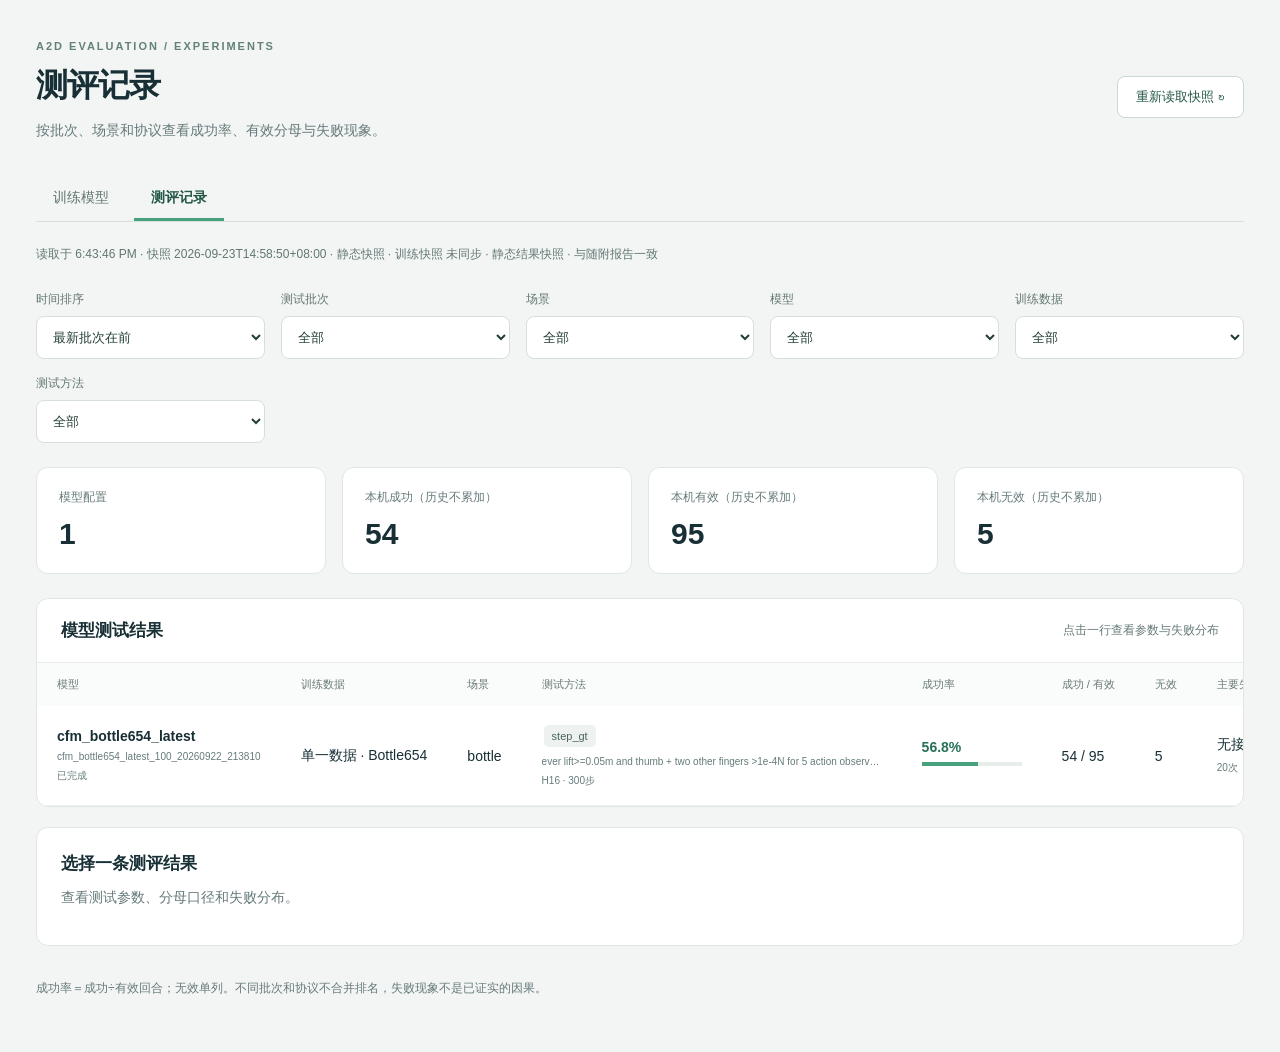
<file: reports/cfm_bottle654_latest_100_20260922_213810/index.html>
<!doctype html><html lang="zh-CN"><head><meta charset="UTF-8"><meta name="viewport" content="width=device-width,initial-scale=1"><title>A2D · 测评记录</title><link rel="stylesheet" href="./style.css"></head><body data-page="evaluation"><main><header><div><div class="eyebrow">A2D EVALUATION / EXPERIMENTS</div><h1>测评记录</h1><p>按批次、场景和协议查看成功率、有效分母与失败现象。</p></div><button id="refresh">刷新数据 ↻</button></header><nav class="page-nav"><a href="./index.html">训练模型</a><a class="active" href="./index.html">测评记录</a></nav><div id="notice" role="status">正在读取测评记录…</div>
<section class="filters"><label>时间排序<select id="sort_order"><option value="newest">最新批次在前</option><option value="oldest">最早批次在前</option></select></label><label>测试批次<select id="batch"></select></label><label>场景<select id="scene"></select></label><label>模型<select id="model"></select></label><label>训练数据<select id="training_data"></select></label><label>测试方法<select id="method"></select></label></section><section id="stats" class="stats"></section><section class="panel"><div class="section-title"><h2>模型测试结果</h2><small>点击一行查看参数与失败分布</small></div><div class="scroll"><table><thead><tr><th>模型</th><th>训练数据</th><th>场景</th><th>测试方法</th><th>成功率</th><th>成功 / 有效</th><th>无效</th><th>主要失败现象</th></tr></thead><tbody id="rows"></tbody></table></div></section><section id="detail" class="panel detail"><h2>选择一条测评结果</h2><p>查看测试参数、分母口径和失败分布。</p></section><footer>成功率＝成功÷有效回合；无效单列。不同批次和协议不合并排名，失败现象不是已证实的因果。</footer></main><script>window.STATIC_REPORT=true;</script><script src="./app.js?v=sort-refresh-2"></script></body></html>
</file>
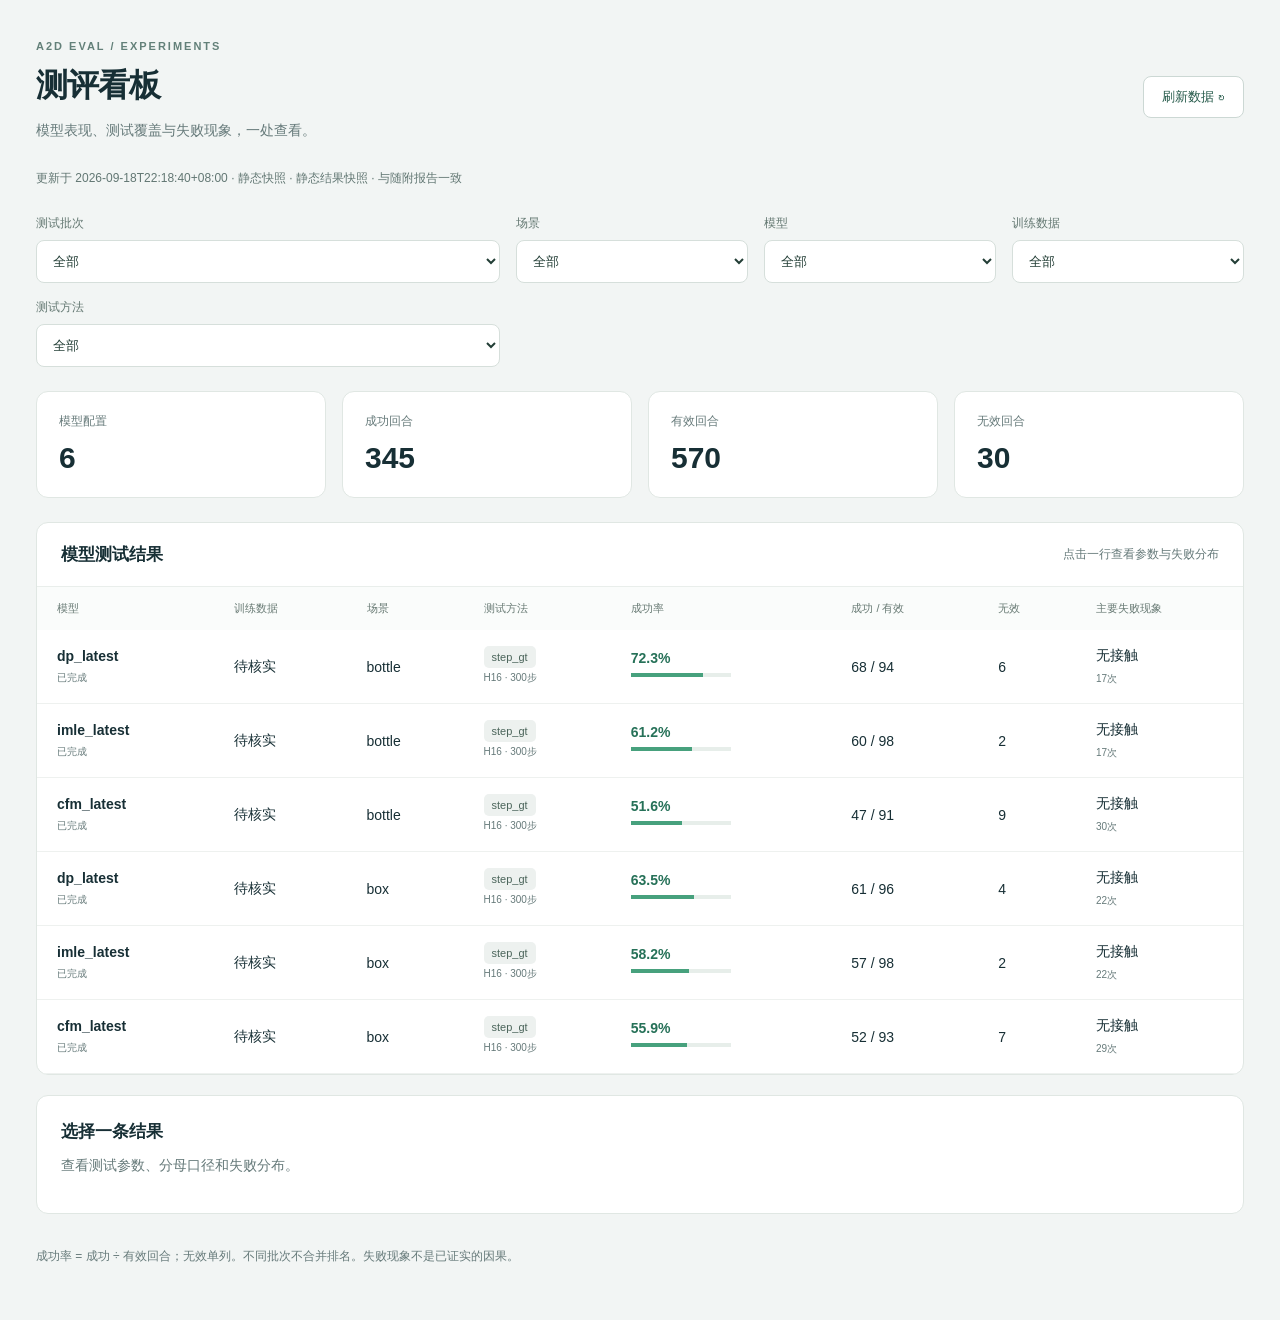
<file: reports/dp_imle_cfm_600/index.html>
<!doctype html><html lang="zh-CN"><head><meta charset="UTF-8"><meta name="viewport" content="width=device-width,initial-scale=1"><title>A2D · 测评看板</title><link rel="stylesheet" href="./style.css"></head><body><main><header><div><div class="eyebrow">A2D EVAL / EXPERIMENTS</div><h1>测评看板</h1><p>模型表现、测试覆盖与失败现象，一处查看。</p></div><button id="refresh">刷新数据 ↻</button></header><div id="notice" role="status">正在读取测试记录…</div><section class="filters"><label>测试批次<select id="batch"></select></label><label>场景<select id="scene"></select></label><label>模型<select id="model"></select></label><label>训练数据<select id="training_data"></select></label><label>测试方法<select id="method"></select></label></section><section id="stats" class="stats"></section><section class="panel"><div class="section-title"><h2>模型测试结果</h2><small>点击一行查看参数与失败分布</small></div><div class="scroll"><table><thead><tr><th>模型</th><th>训练数据</th><th>场景</th><th>测试方法</th><th>成功率</th><th>成功 / 有效</th><th>无效</th><th>主要失败现象</th></tr></thead><tbody id="rows"></tbody></table></div></section><section id="detail" class="panel detail"><h2>选择一条结果</h2><p>查看测试参数、分母口径和失败分布。</p></section><footer>成功率 = 成功 ÷ 有效回合；无效单列。不同批次不合并排名。失败现象不是已证实的因果。</footer></main><script>window.STATIC_REPORT=true;</script><script src="./app.js"></script></body></html>
</file>
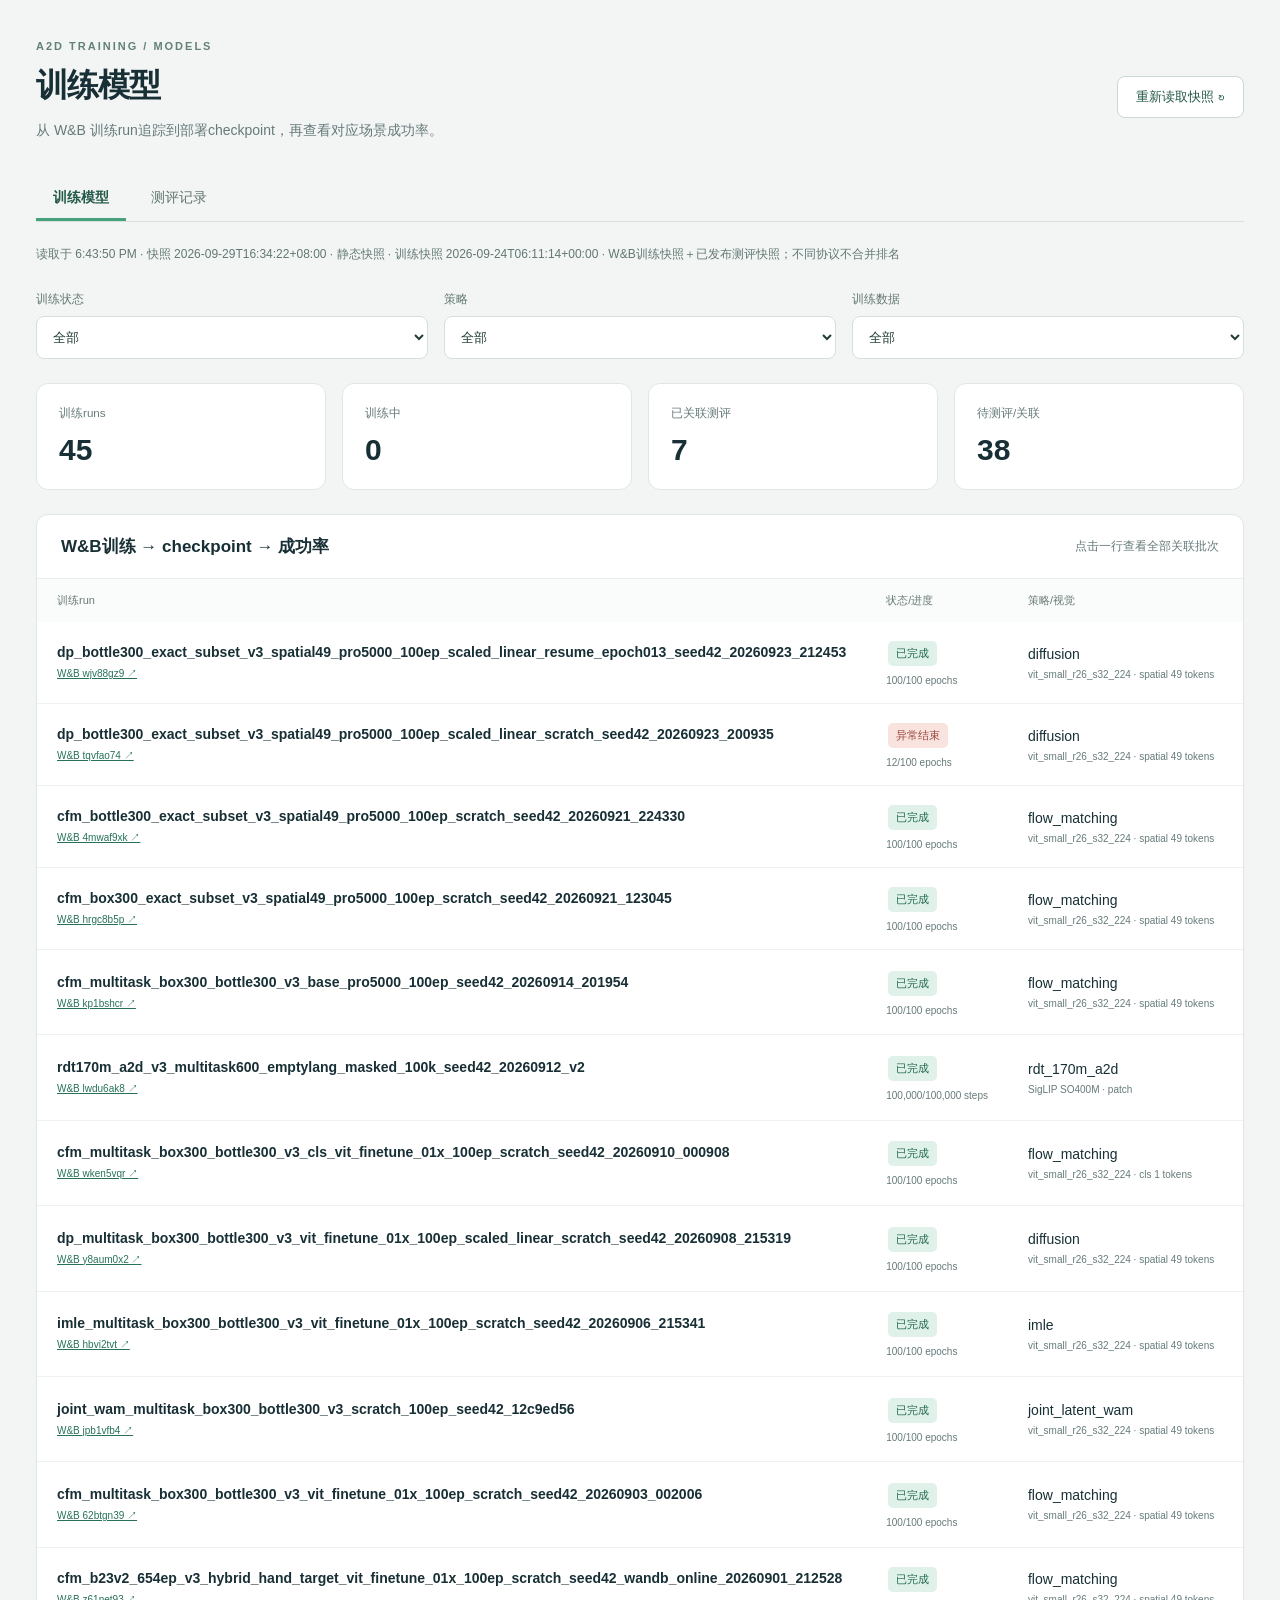
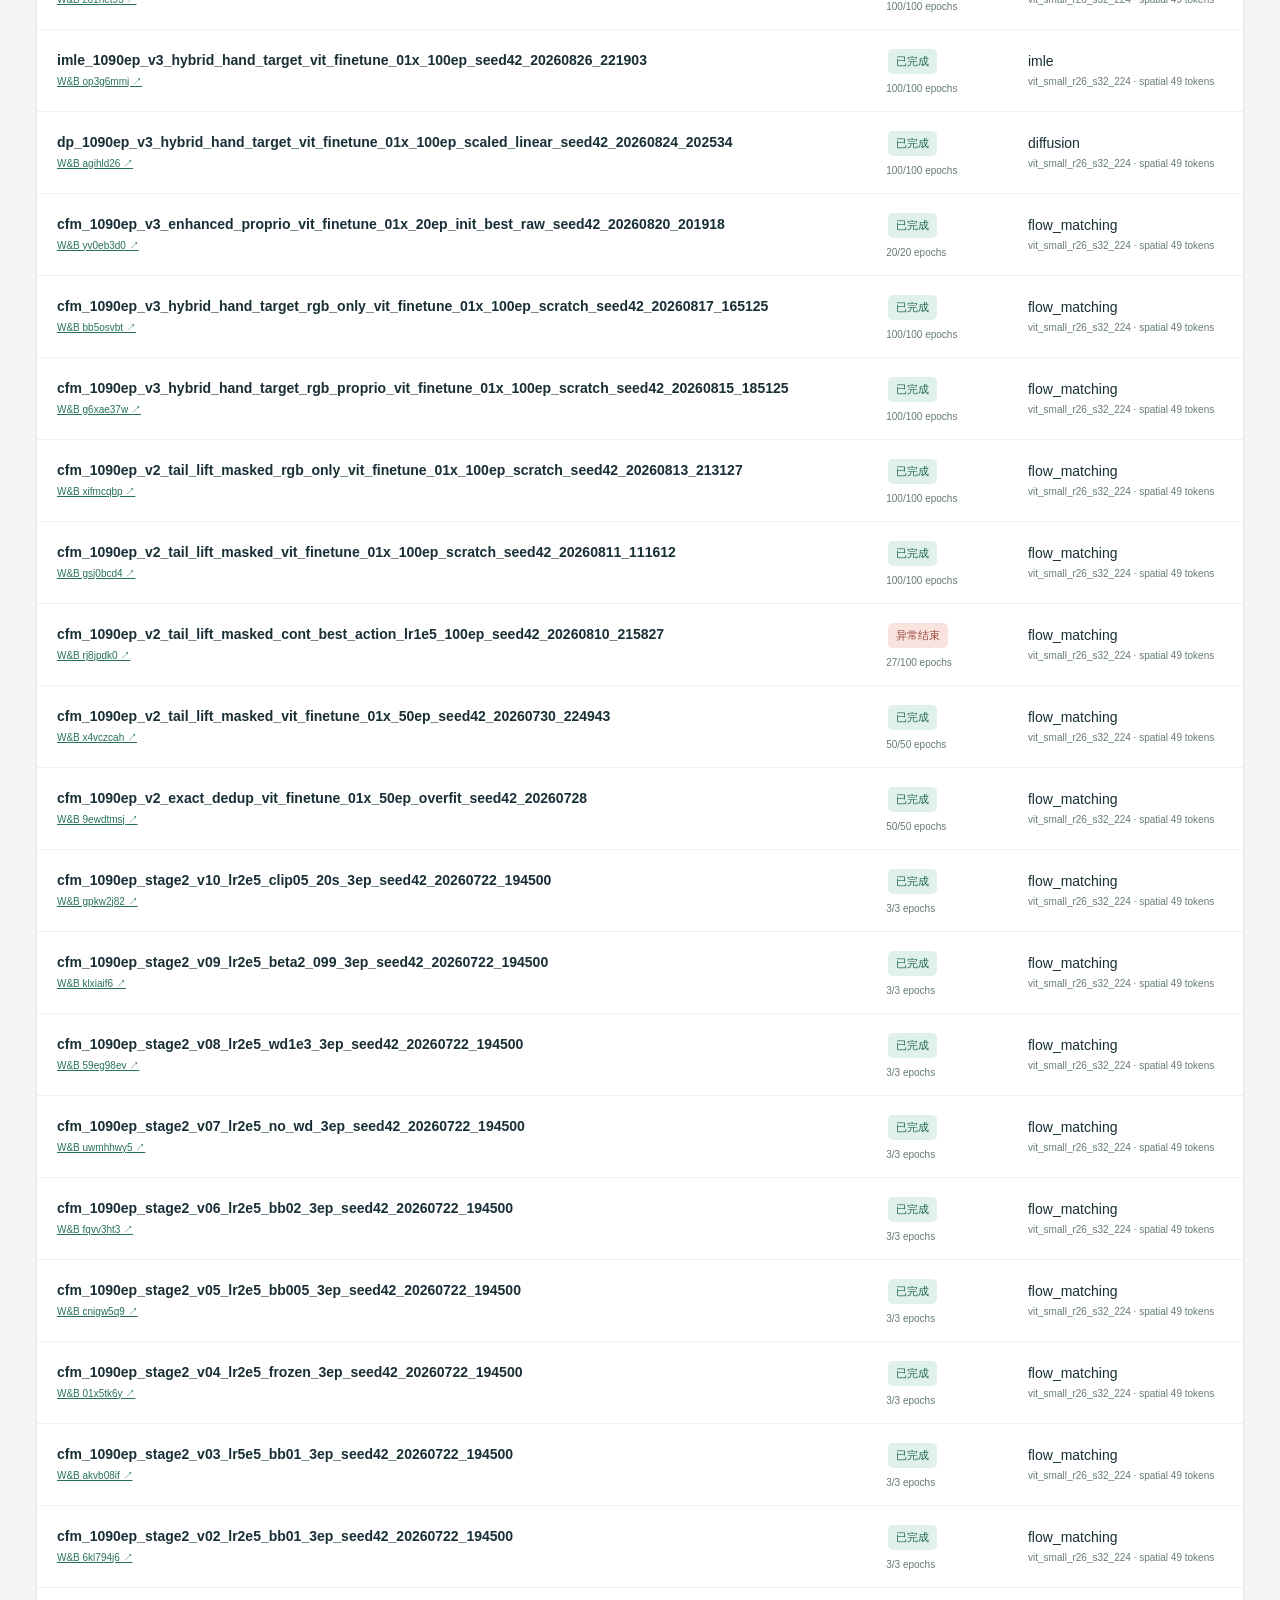
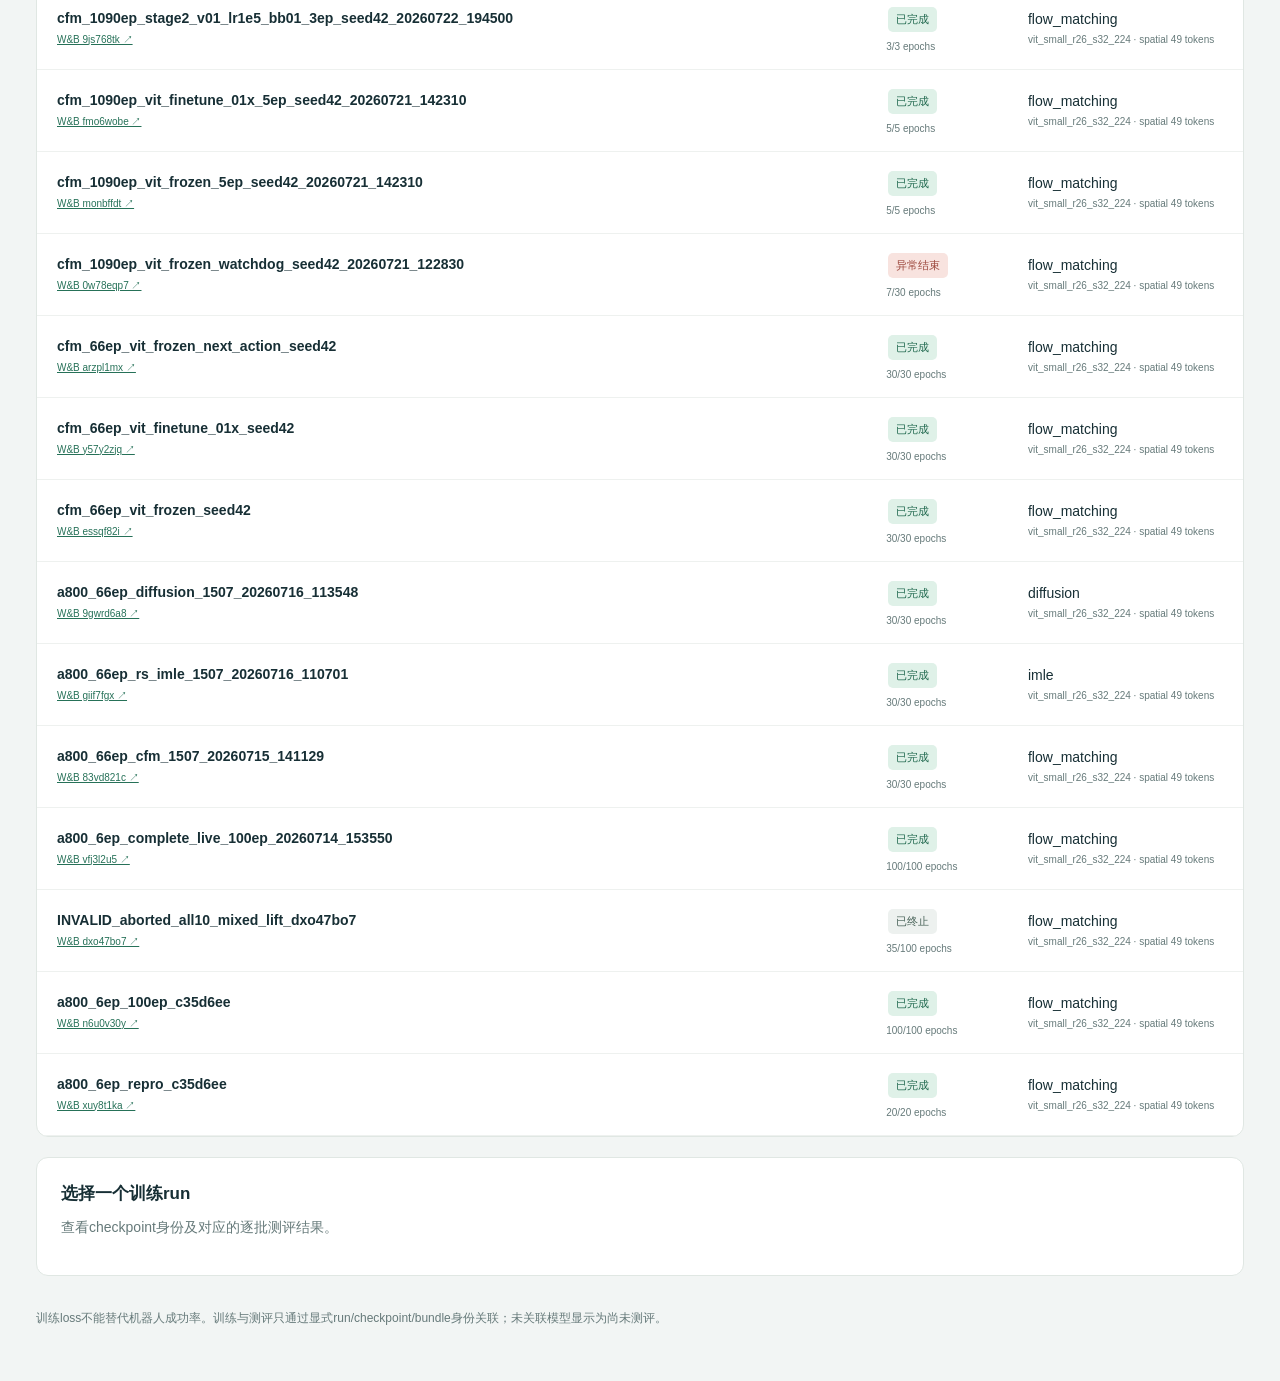
<file: reports/latest/index.html>
<!doctype html><html lang="zh-CN"><head><meta charset="UTF-8"><meta name="viewport" content="width=device-width,initial-scale=1"><title>A2D · 训练模型</title><link rel="stylesheet" href="./style.css"></head><body data-page="training"><main><header><div><div class="eyebrow">A2D TRAINING / MODELS</div><h1>训练模型</h1><p>从 W&B 训练run追踪到部署checkpoint，再查看对应场景成功率。</p></div><button id="refresh">刷新数据 ↻</button></header><nav class="page-nav"><a class="active" href="./index.html">训练模型</a><a href="./evaluation.html">测评记录</a></nav><div id="notice" role="status">正在读取训练记录…</div>
<section class="filters training-filters"><label>训练状态<select id="training_state"></select></label><label>策略<select id="training_policy"></select></label><label>训练数据<select id="training_dataset"></select></label></section><section id="training_stats" class="stats"></section><section class="panel"><div class="section-title"><h2>W&B训练 → checkpoint → 成功率</h2><small>点击一行查看全部关联批次</small></div><div class="scroll"><table><thead><tr><th>训练run</th><th>状态/进度</th><th>策略/视觉</th><th>数据</th><th>离线指标</th><th>部署checkpoint</th><th>机器人成功率</th></tr></thead><tbody id="training_rows"></tbody></table></div></section><section id="training_detail" class="panel detail"><h2>选择一个训练run</h2><p>查看checkpoint身份及对应的逐批测评结果。</p></section><footer>训练loss不能替代机器人成功率。训练与测评只通过显式run/checkpoint/bundle身份关联；未关联模型显示为尚未测评。</footer></main><script>window.STATIC_REPORT=true;</script><script src="./app.js?v=sort-refresh-2"></script></body></html>
</file>
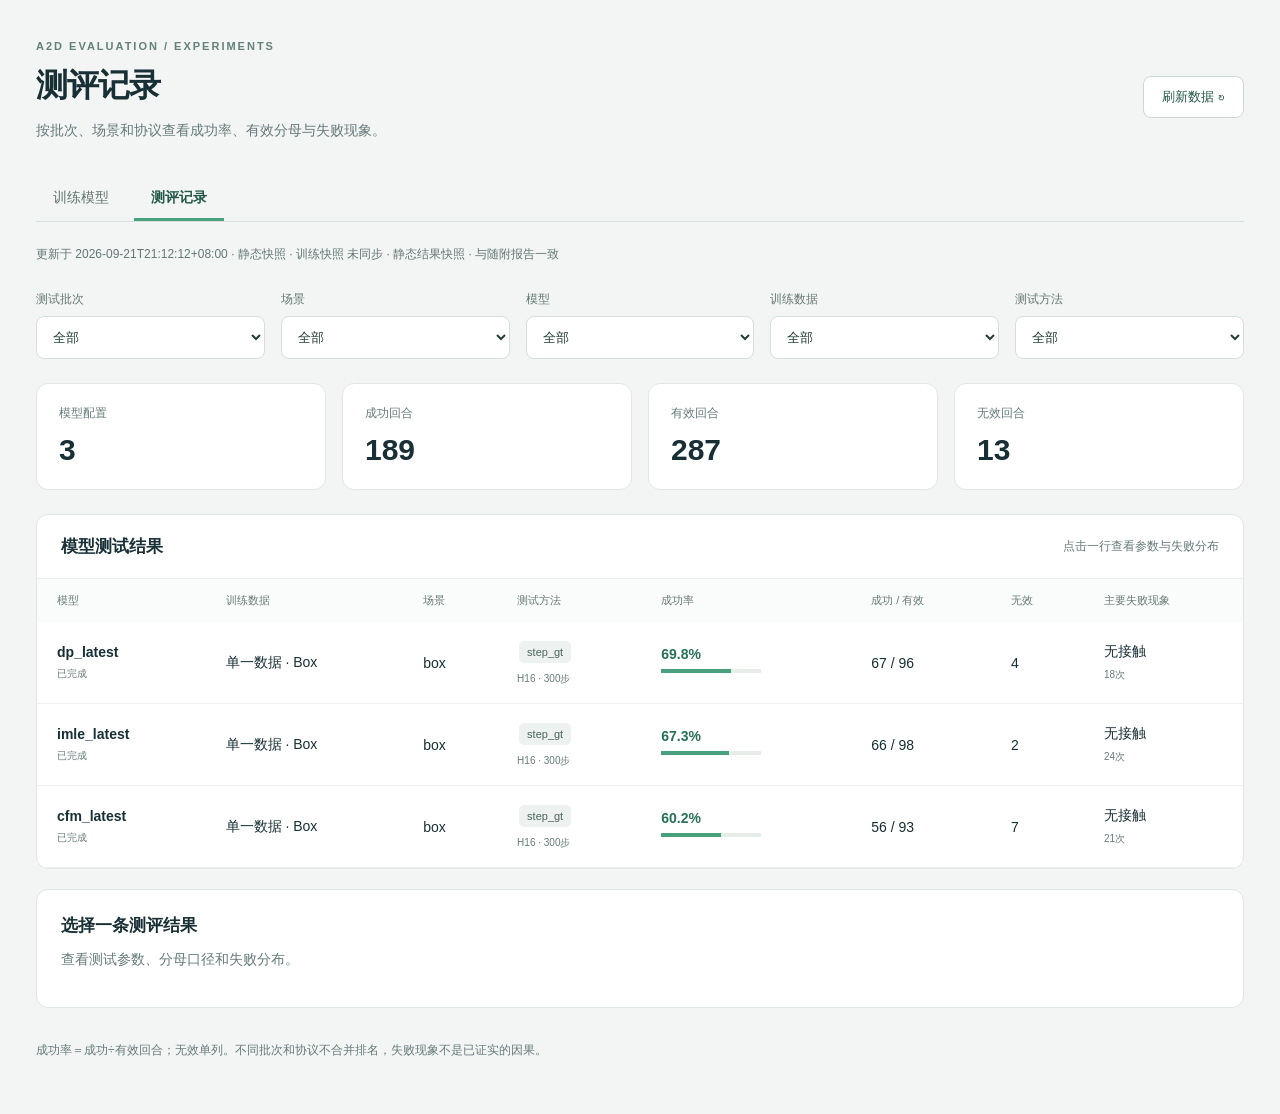
<file: reports/single_box_dp_imle_cfm_100each_20260921_114739/index.html>
<!doctype html><html lang="zh-CN"><head><meta charset="UTF-8"><meta name="viewport" content="width=device-width,initial-scale=1"><title>A2D · 测评记录</title><link rel="stylesheet" href="./style.css"></head><body data-page="evaluation"><main><header><div><div class="eyebrow">A2D EVALUATION / EXPERIMENTS</div><h1>测评记录</h1><p>按批次、场景和协议查看成功率、有效分母与失败现象。</p></div><button id="refresh">刷新数据 ↻</button></header><nav class="page-nav"><a href="./index.html">训练模型</a><a class="active" href="./index.html">测评记录</a></nav><div id="notice" role="status">正在读取测评记录…</div>
<section class="filters"><label>测试批次<select id="batch"></select></label><label>场景<select id="scene"></select></label><label>模型<select id="model"></select></label><label>训练数据<select id="training_data"></select></label><label>测试方法<select id="method"></select></label></section><section id="stats" class="stats"></section><section class="panel"><div class="section-title"><h2>模型测试结果</h2><small>点击一行查看参数与失败分布</small></div><div class="scroll"><table><thead><tr><th>模型</th><th>训练数据</th><th>场景</th><th>测试方法</th><th>成功率</th><th>成功 / 有效</th><th>无效</th><th>主要失败现象</th></tr></thead><tbody id="rows"></tbody></table></div></section><section id="detail" class="panel detail"><h2>选择一条测评结果</h2><p>查看测试参数、分母口径和失败分布。</p></section><footer>成功率＝成功÷有效回合；无效单列。不同批次和协议不合并排名，失败现象不是已证实的因果。</footer></main><script>window.STATIC_REPORT=true;</script><script src="./app.js"></script></body></html>
</file>
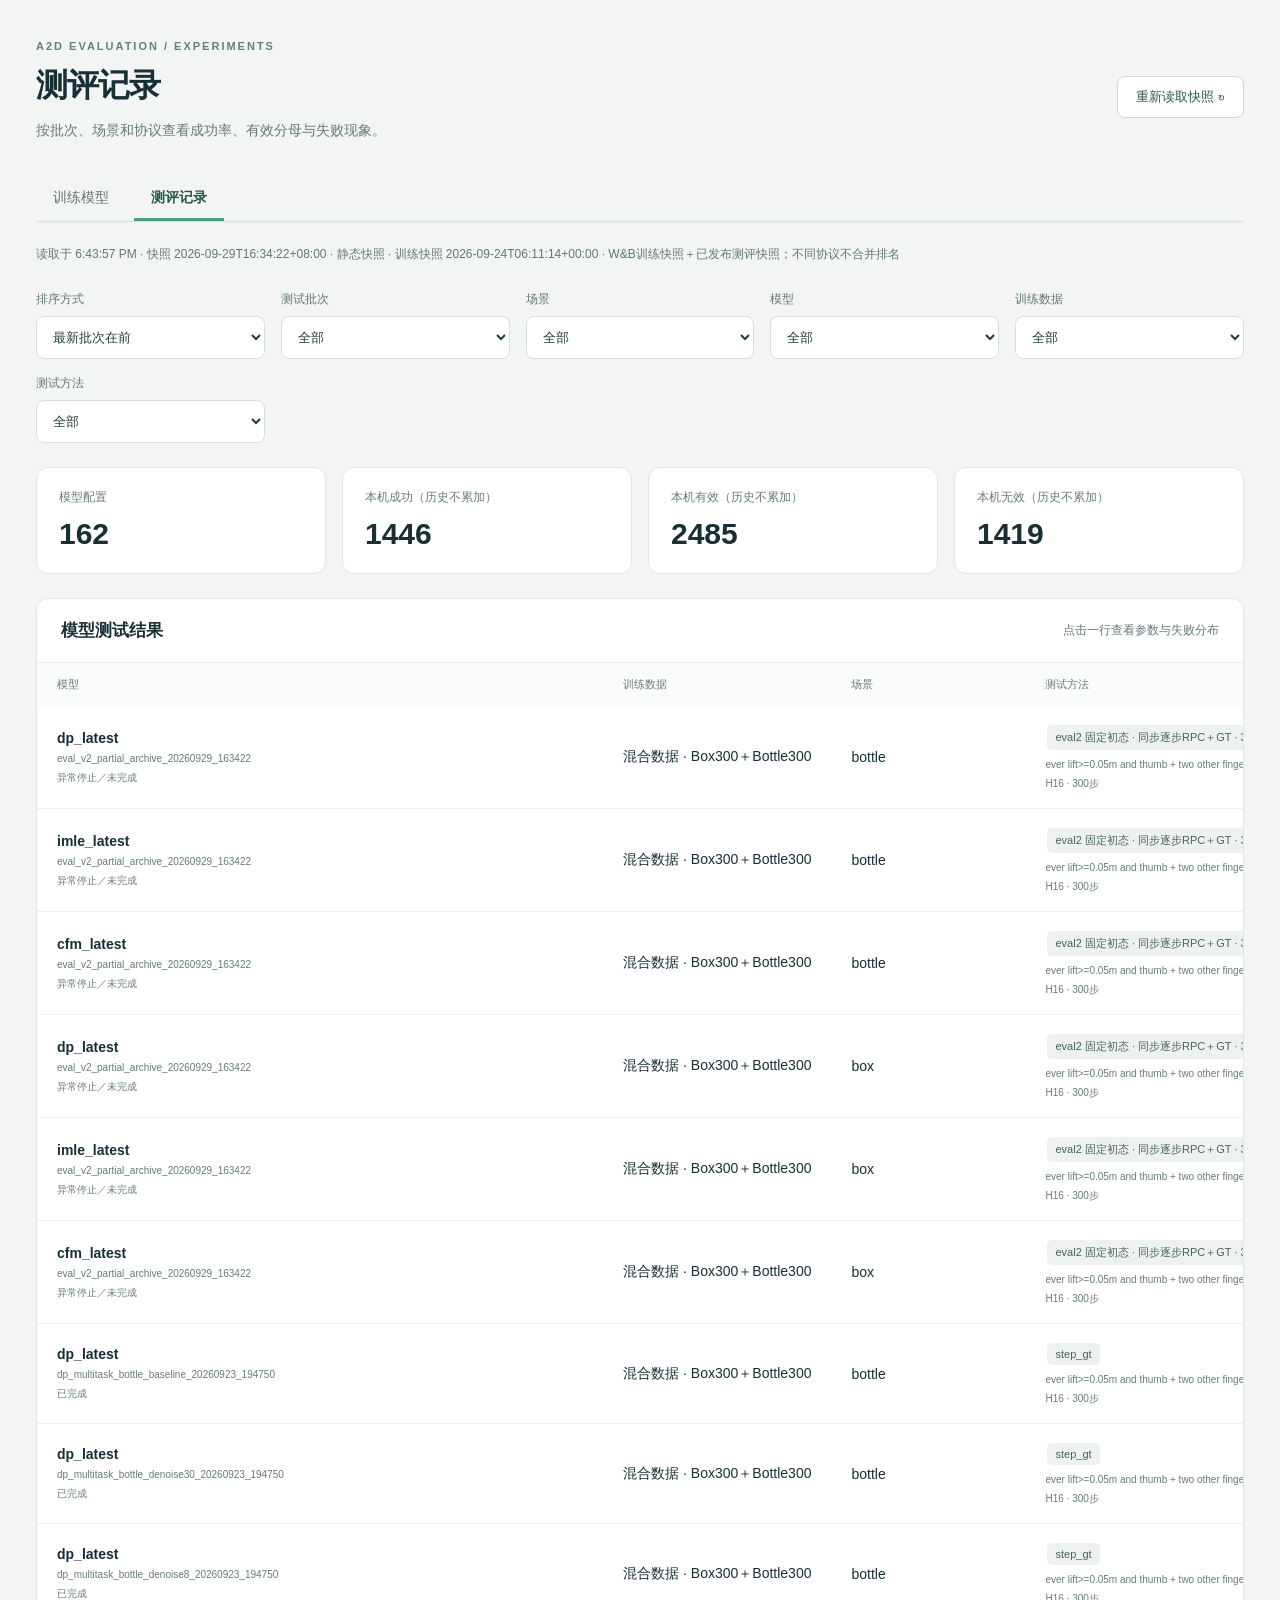
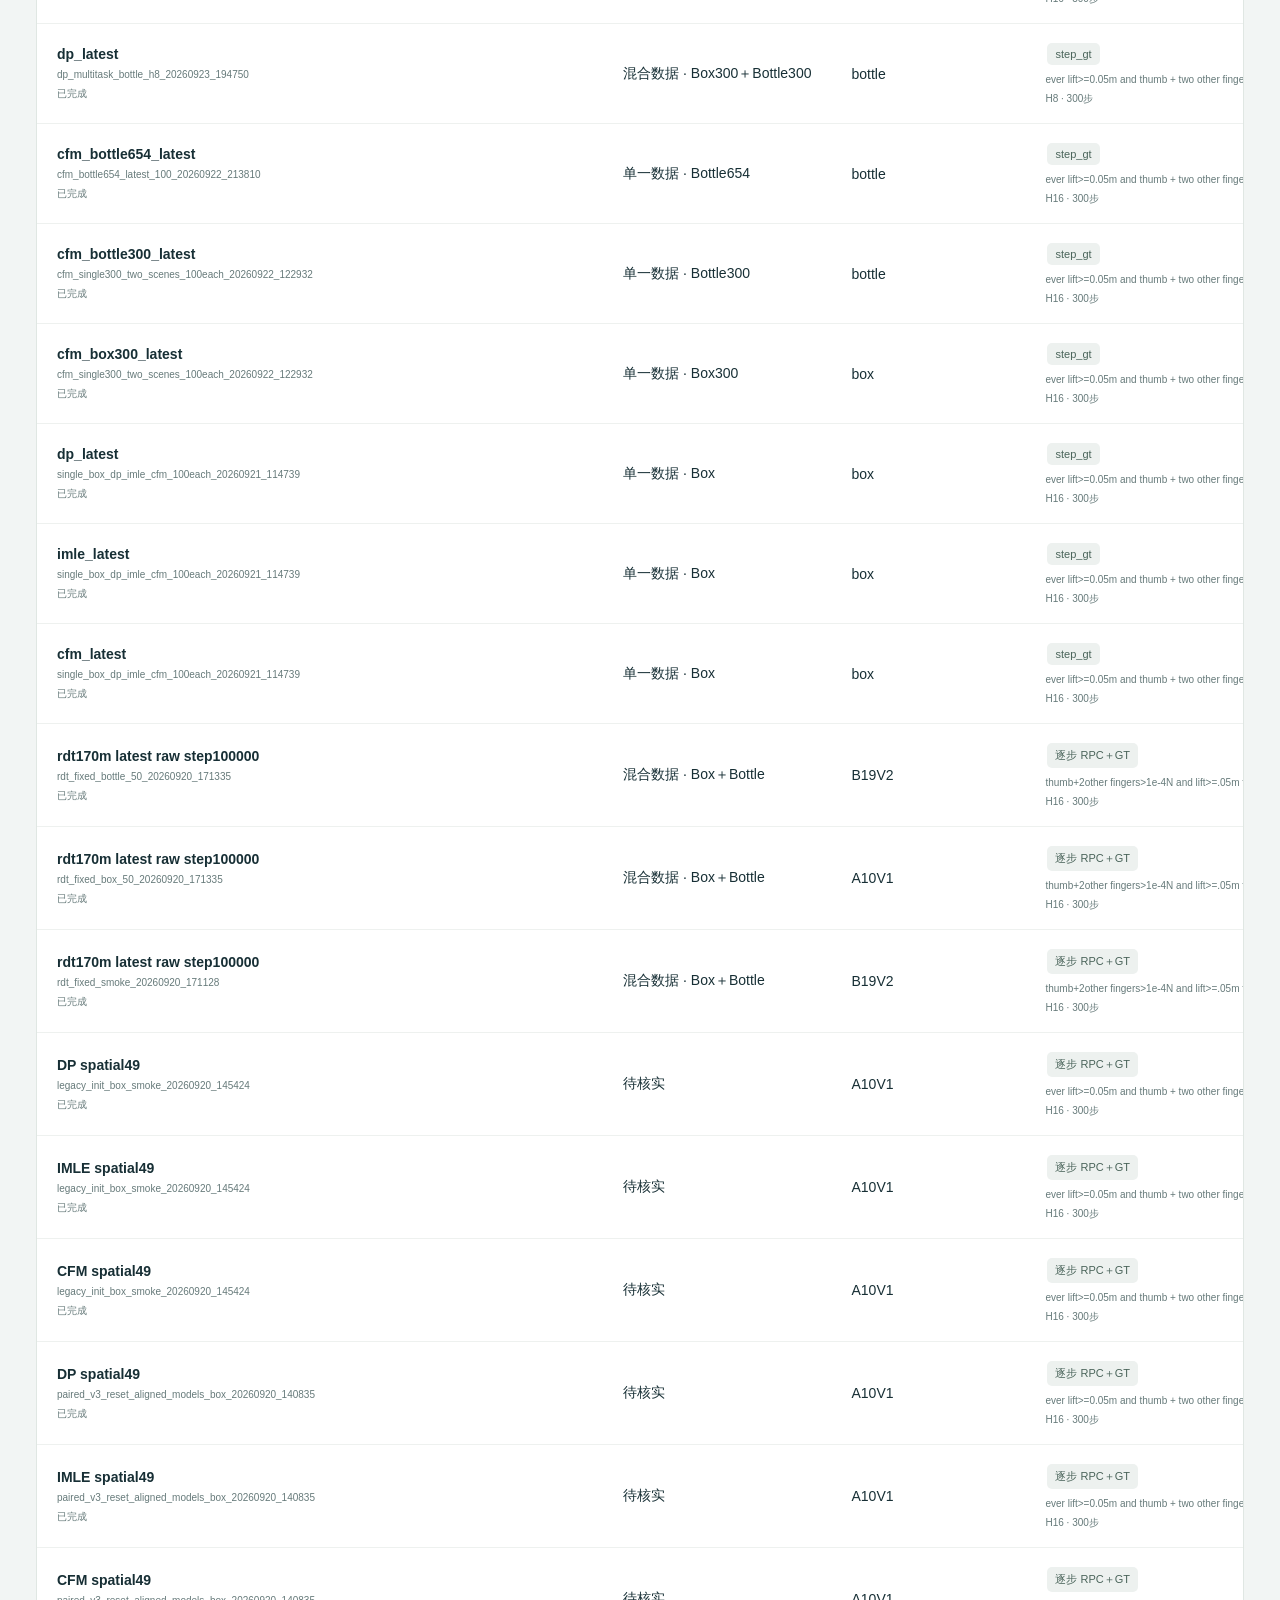
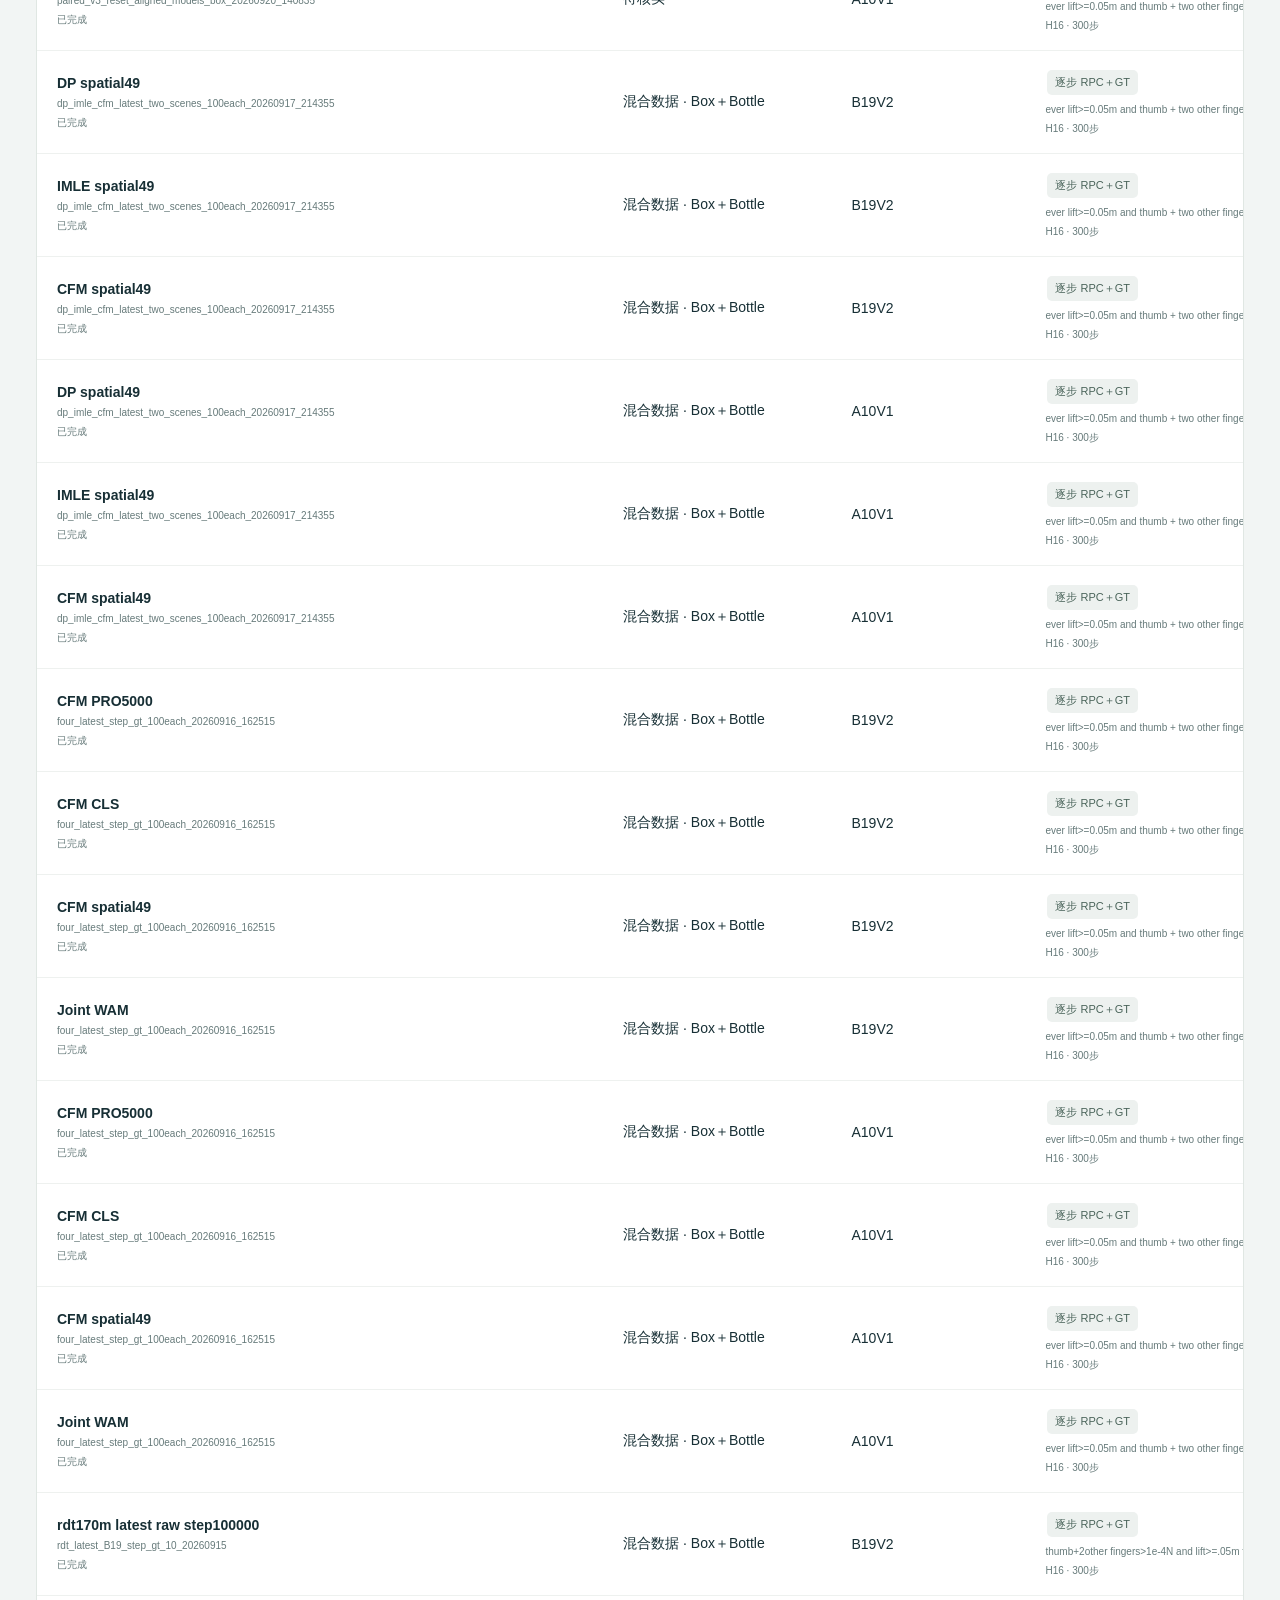
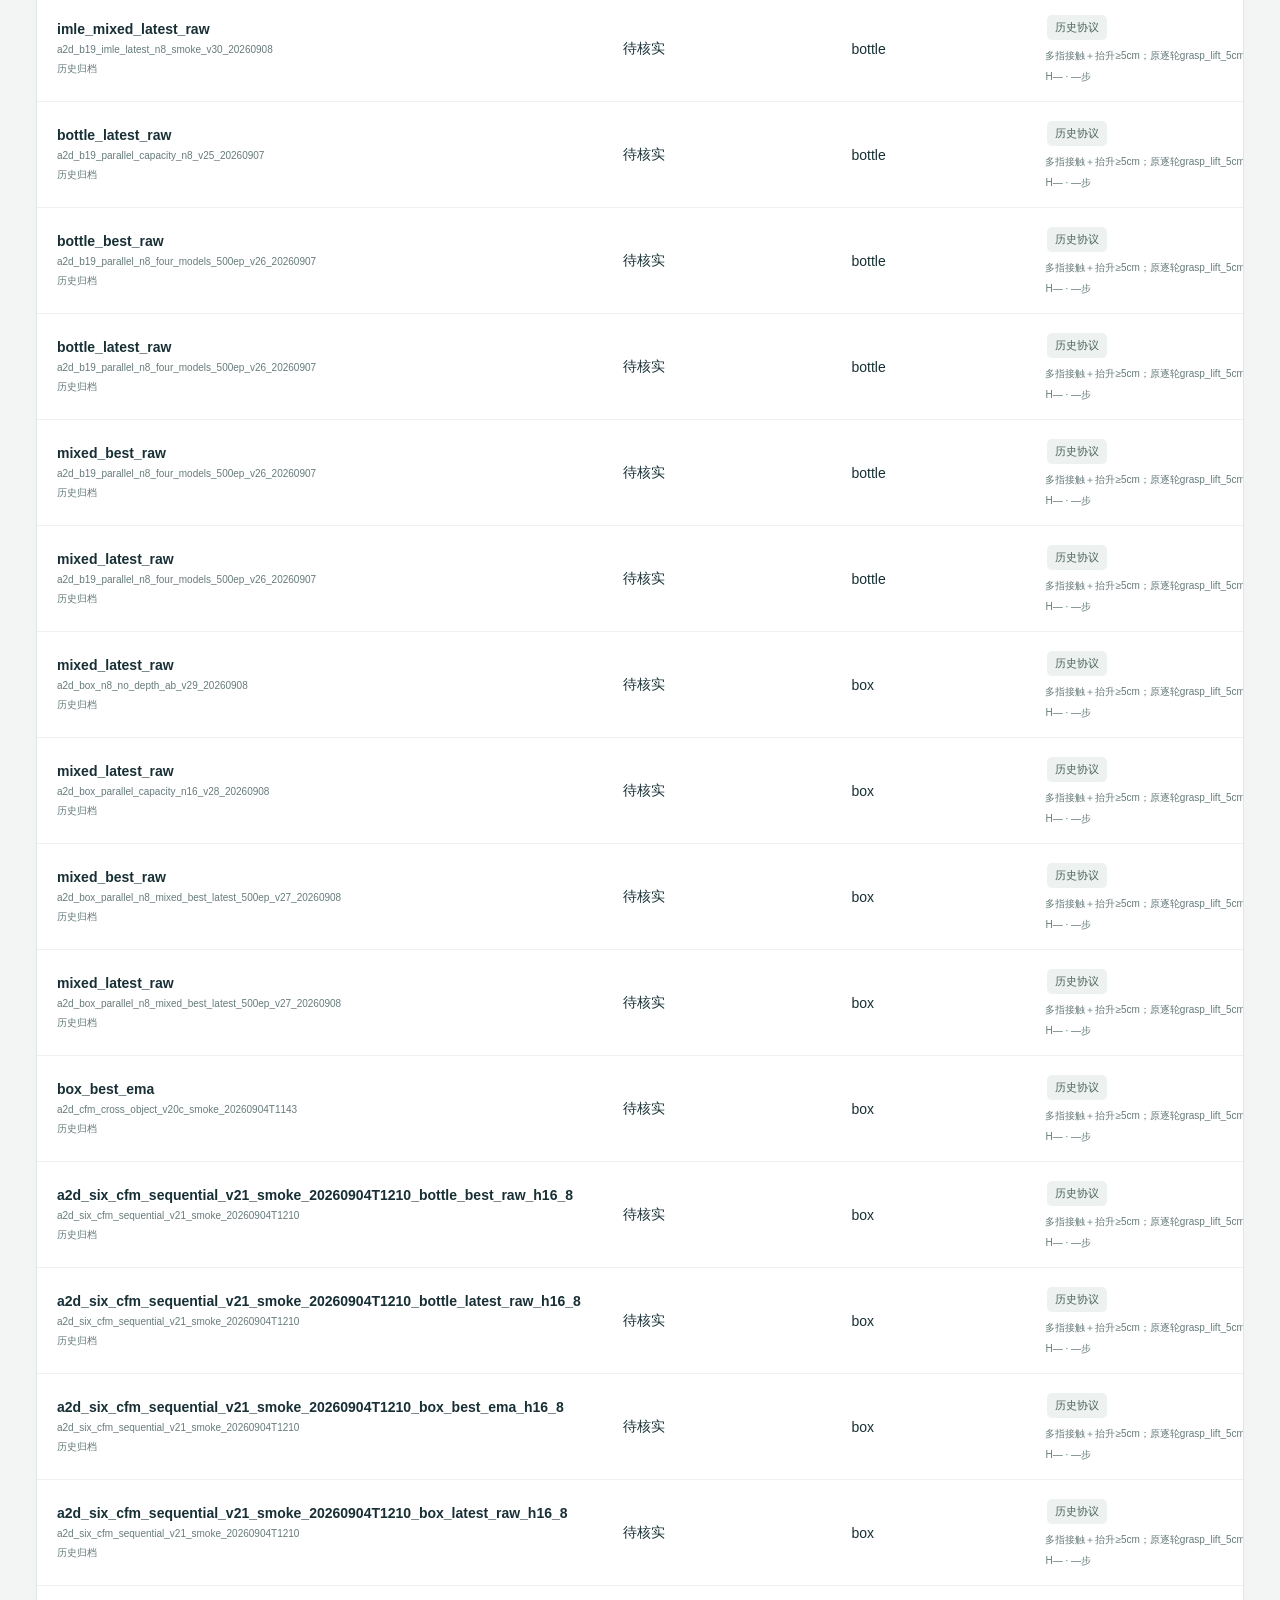
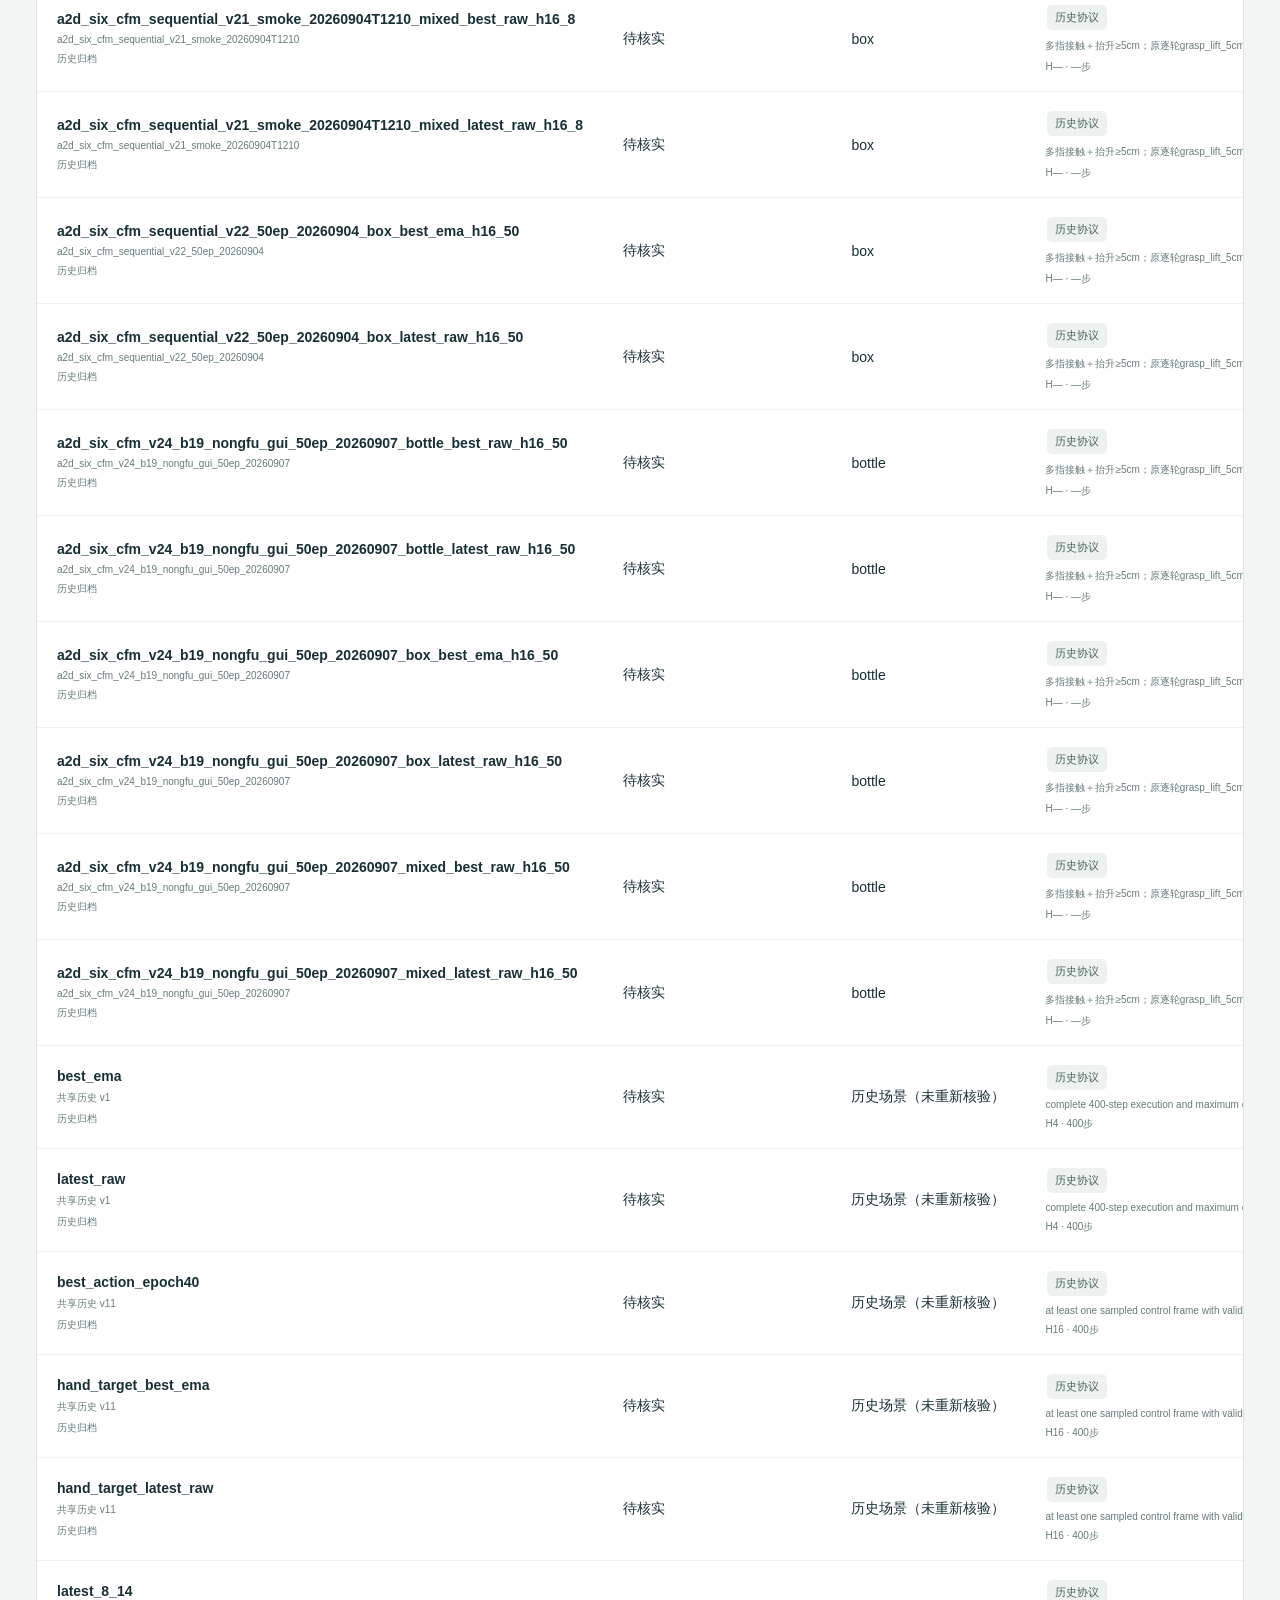
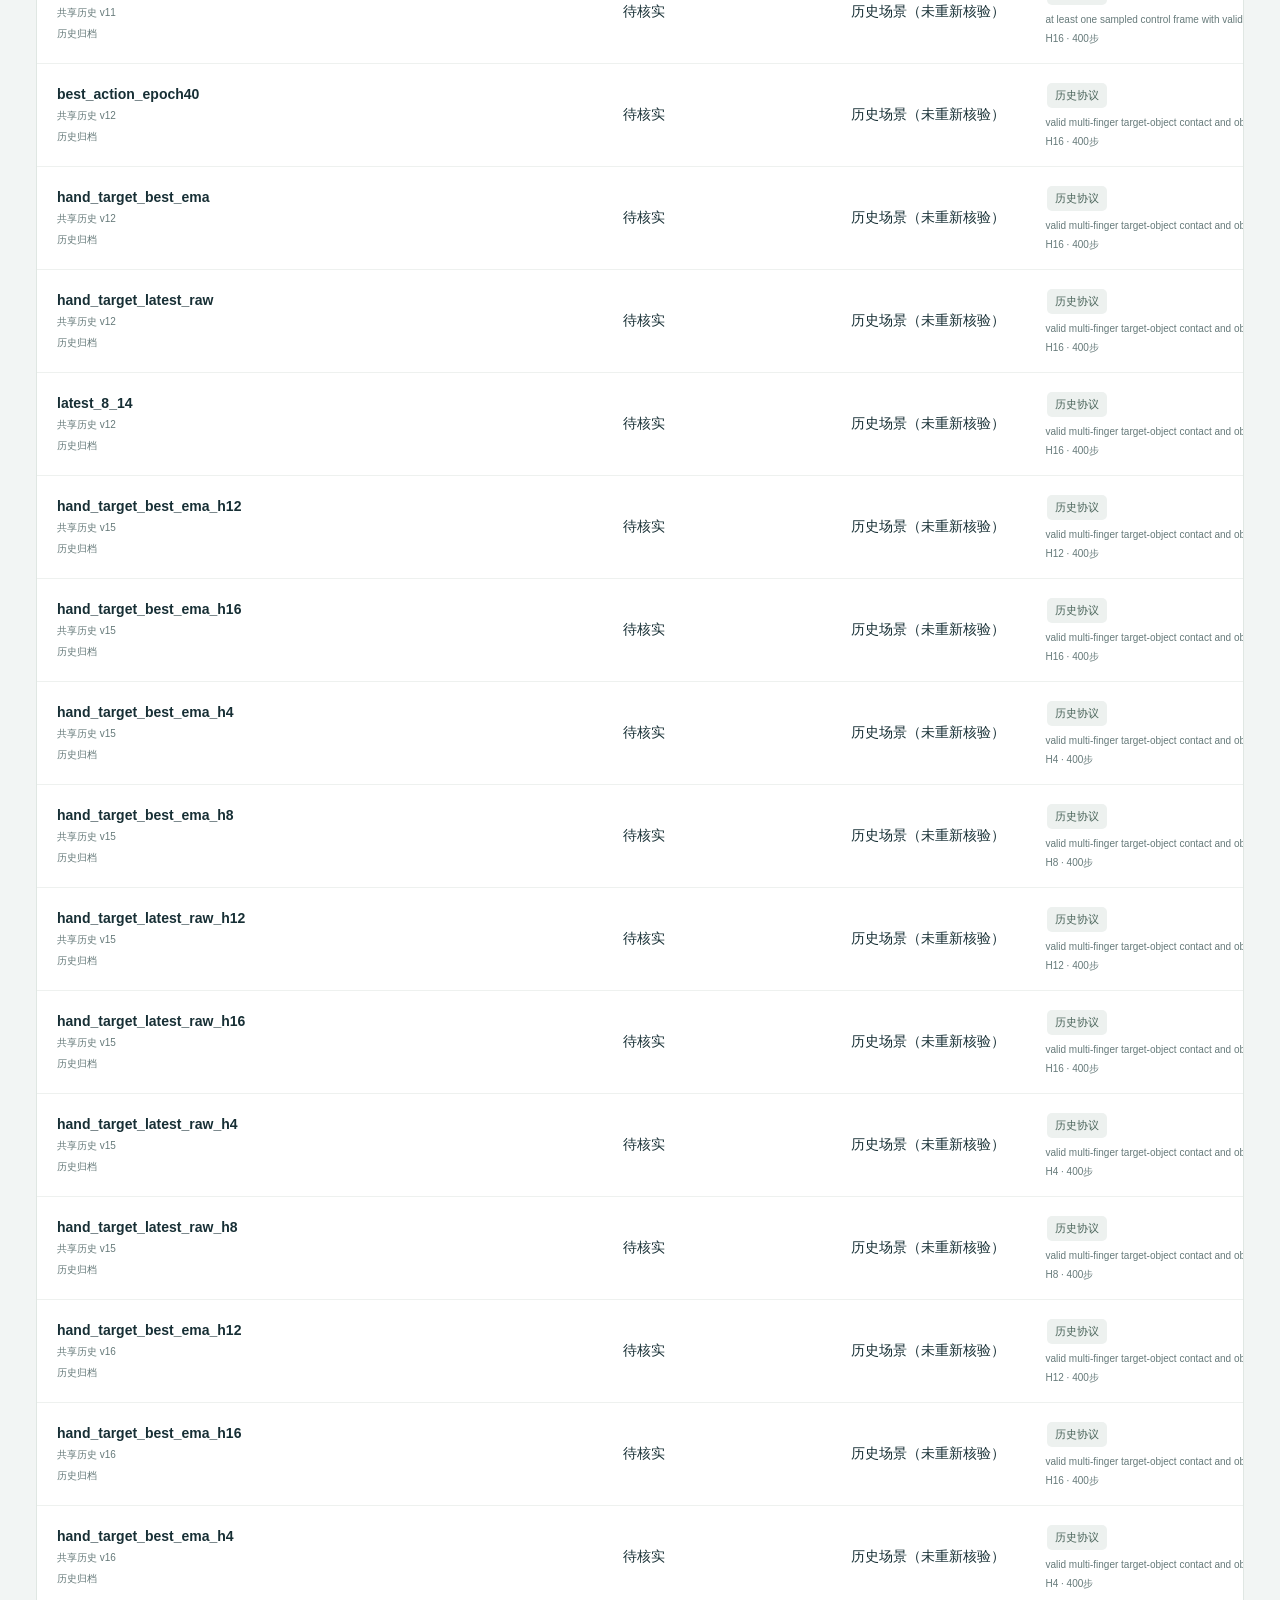
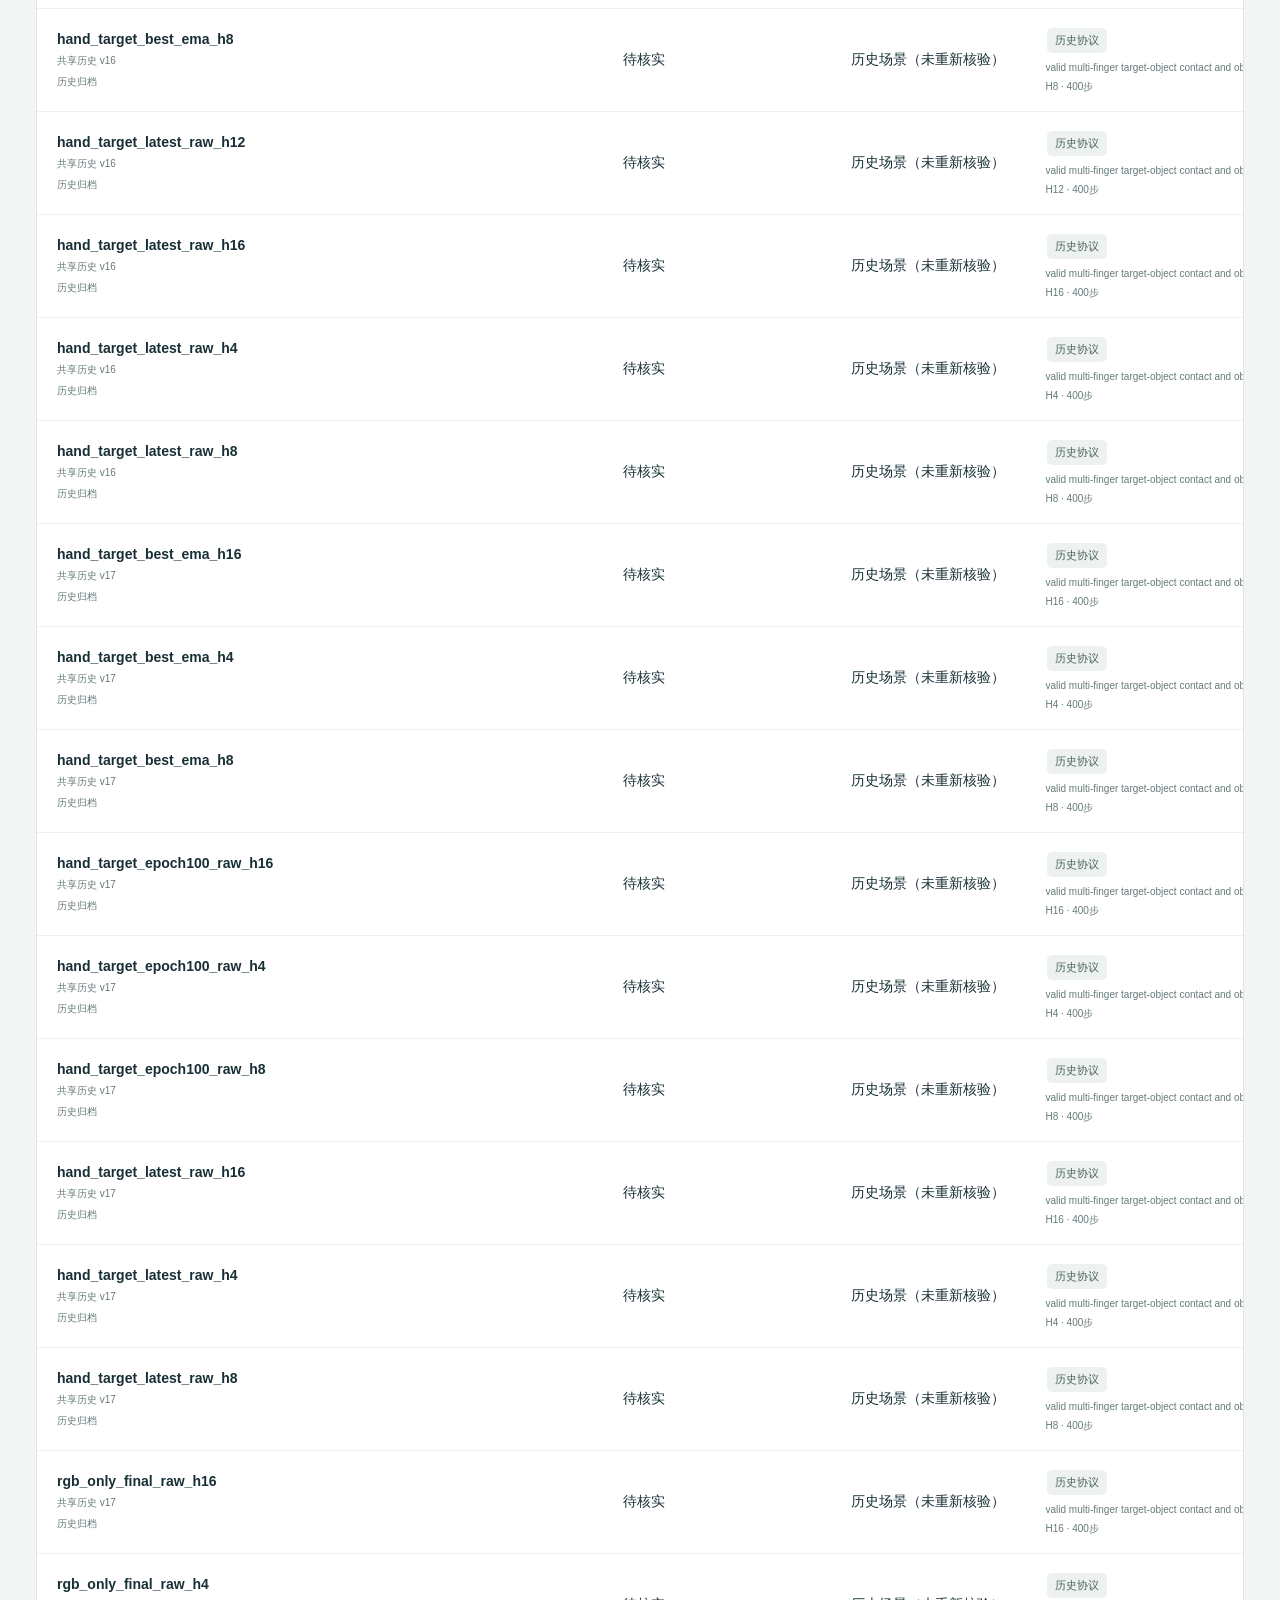
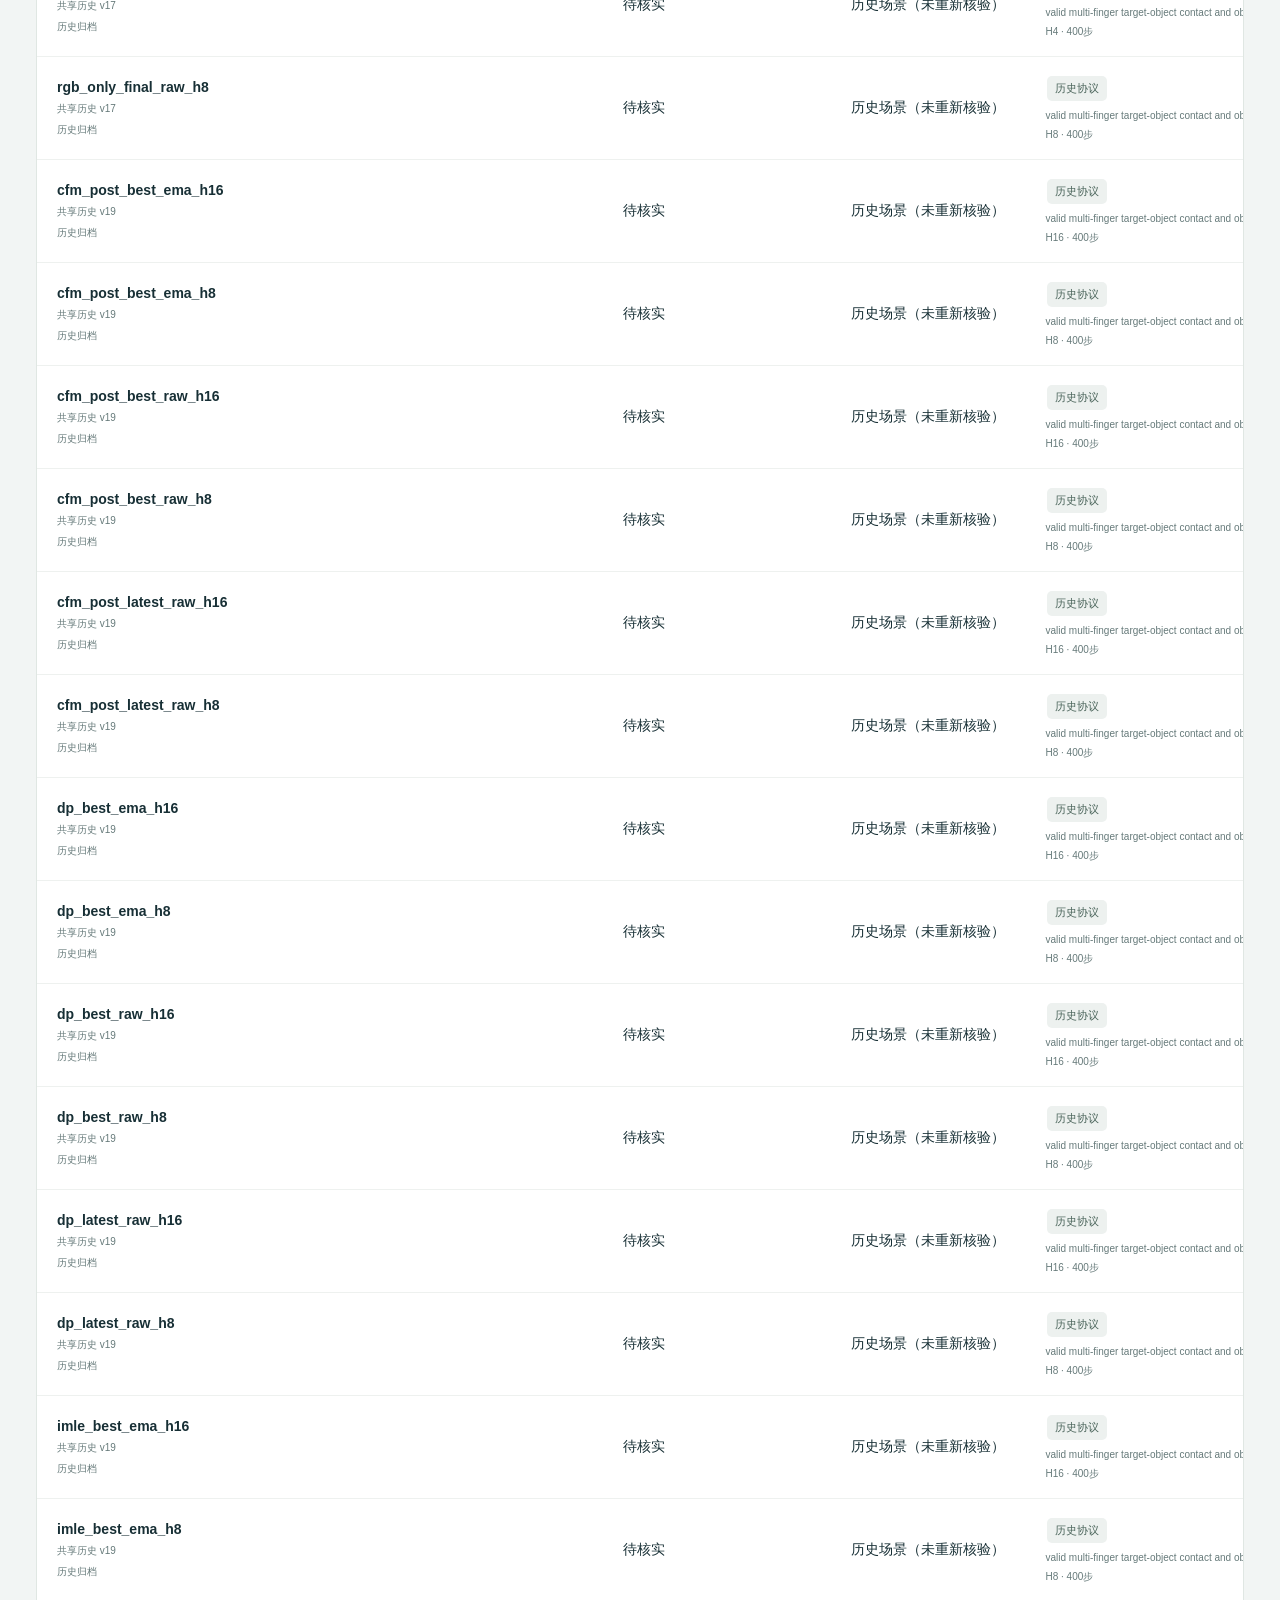
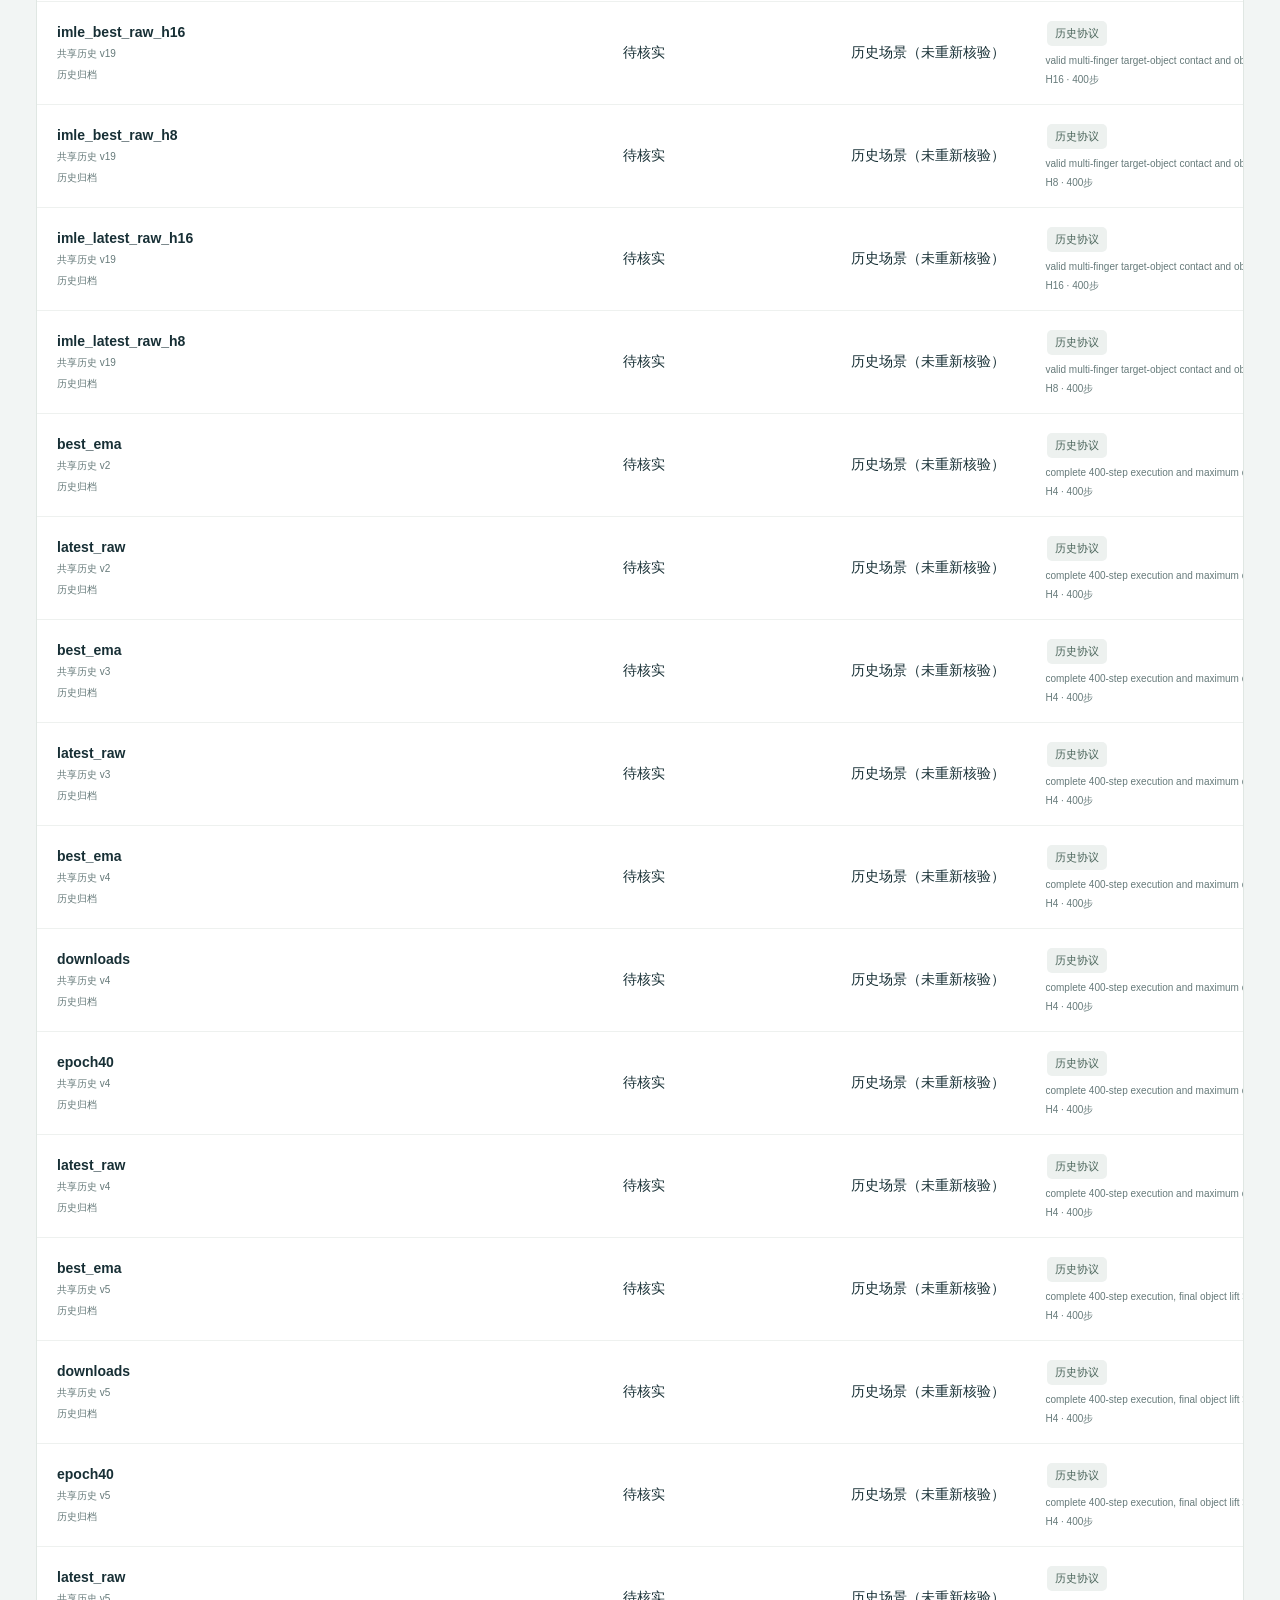
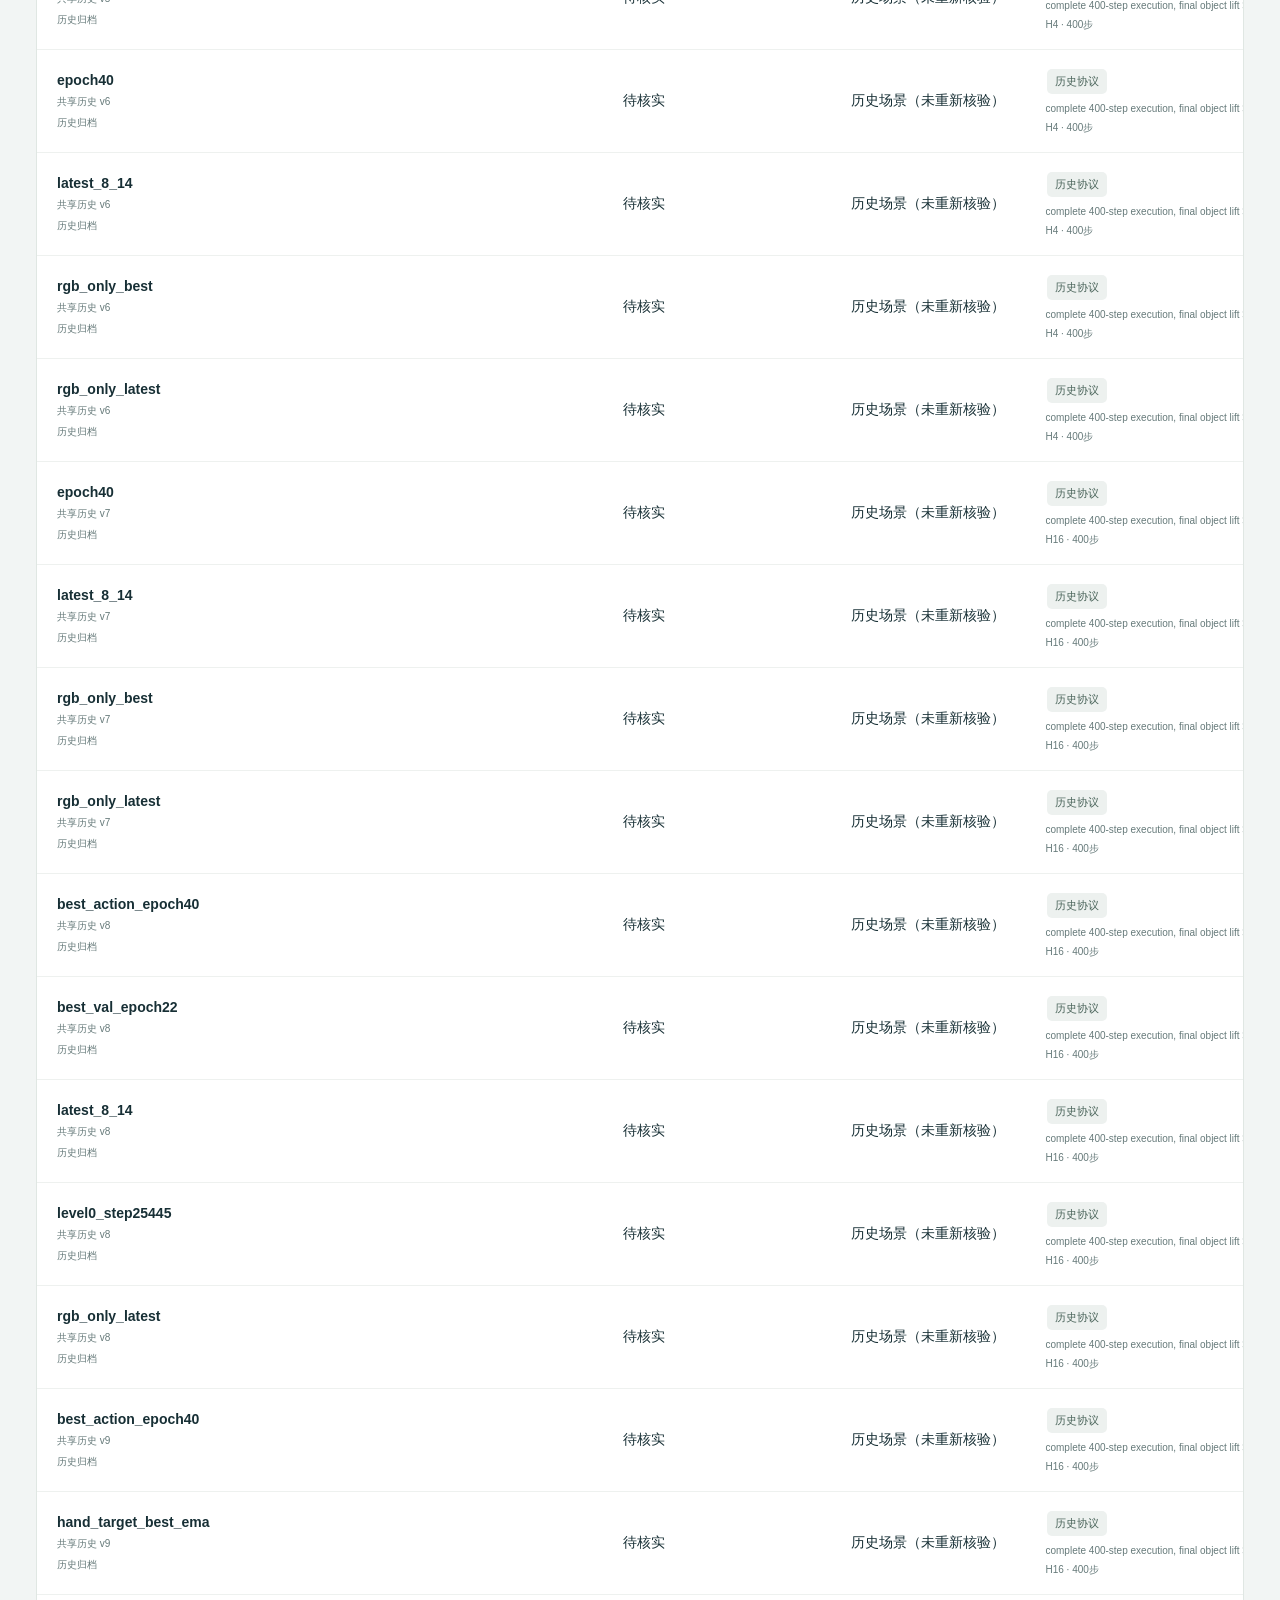
<file: reports/latest/evaluation.html>
<!doctype html><html lang="zh-CN"><head><meta charset="UTF-8"><meta name="viewport" content="width=device-width,initial-scale=1"><title>A2D · 测评记录</title><link rel="stylesheet" href="./style.css"></head><body data-page="evaluation"><main><header><div><div class="eyebrow">A2D EVALUATION / EXPERIMENTS</div><h1>测评记录</h1><p>按批次、场景和协议查看成功率、有效分母与失败现象。</p></div><button id="refresh">刷新数据 ↻</button></header><nav class="page-nav"><a href="./index.html">训练模型</a><a class="active" href="./evaluation.html">测评记录</a></nav><div id="notice" role="status">正在读取测评记录…</div>
<section class="filters"><label>排序方式<select id="sort_order"><option value="newest">最新批次在前</option><option value="oldest">最早批次在前</option><option value="rate_desc">成功率：从高到低</option><option value="rate_asc">成功率：从低到高</option></select></label><label>测试批次<select id="batch"></select></label><label>场景<select id="scene"></select></label><label>模型<select id="model"></select></label><label>训练数据<select id="training_data"></select></label><label>测试方法<select id="method"></select></label></section><section id="stats" class="stats"></section><section class="panel"><div class="section-title"><h2>模型测试结果</h2><small>点击一行查看参数与失败分布</small></div><div class="scroll"><table><thead><tr><th>模型</th><th>训练数据</th><th>场景</th><th>测试方法</th><th>成功率</th><th>成功 / 有效</th><th>无效</th><th>主要失败现象</th></tr></thead><tbody id="rows"></tbody></table></div></section><section id="detail" class="panel detail"><h2>选择一条测评结果</h2><p>查看测试参数、分母口径和失败分布。</p></section><footer>成功率＝成功÷有效回合；无效单列。不同批次和协议不合并排名，失败现象不是已证实的因果。</footer></main><script>window.STATIC_REPORT=true;</script><script src="./app.js?v=success-rate-ranking-1"></script></body></html>
</file>
<file: reports/cfm_bottle654_latest_100_20260922_213810/style.css>
:root{font-family:Inter,-apple-system,BlinkMacSystemFont,"Segoe UI","Microsoft YaHei",sans-serif;color:#172f35;background:#f2f5f4;font-size:14px}*{box-sizing:border-box}body{margin:0}main{max-width:1600px;margin:auto;padding:40px 36px}header{display:flex;align-items:center;justify-content:space-between;gap:20px}.eyebrow{font-size:11px;letter-spacing:2px;color:#638079;font-weight:700}h1{font-size:32px;letter-spacing:-1px;margin:12px 0}p,small,footer,.muted{color:#667a7a}button{border:1px solid #ccd8d4;background:white;color:#245949;padding:11px 18px;border-radius:8px;cursor:pointer}button:hover{background:#e7efea}.page-nav{display:flex;gap:8px;margin:24px 0 8px;border-bottom:1px solid #d7e0dc}.page-nav a{padding:11px 17px;text-decoration:none;color:#63766f;border-bottom:3px solid transparent}.page-nav a:hover{color:#245949}.page-nav a.active{color:#245949;border-bottom-color:#47a17d;font-weight:700}#notice{font-size:12px;color:#627773;padding:16px 0}.section-head{display:flex;justify-content:space-between;align-items:end;margin:24px 0 4px}.section-head h2{font-size:21px}.section-head p{margin:7px 0}.filters{display:grid;grid-template-columns:repeat(5,minmax(150px,1fr));gap:16px;margin:12px 0 24px}.training-filters{grid-template-columns:repeat(3,minmax(180px,1fr))}label{font-size:12px;color:#647872}select{display:block;width:100%;padding:12px;border:1px solid #d6dfdb;border-radius:8px;margin-top:8px;background:white;color:#233e36}.stats{display:grid;grid-template-columns:repeat(4,1fr);gap:16px;margin-bottom:24px}.stat,.panel{background:white;border:1px solid #e0e7e3;border-radius:12px}.stat{padding:22px}.stat small{display:block}.stat strong{display:block;font-size:30px;margin-top:12px;font-weight:600}.panel{margin-bottom:20px;overflow:hidden}.section-title{display:flex;justify-content:space-between;align-items:center;padding:20px 24px;border-bottom:1px solid #e9eeeb}h2{font-size:17px;margin:0}.scroll{overflow:auto}table{border-collapse:collapse;width:100%;text-align:left;white-space:nowrap}th{font-size:11px;color:#697b75;background:#fafcfb;font-weight:500;padding:14px 20px}td{padding:17px 20px;border-bottom:1px solid #eef1ef}tbody tr{cursor:pointer}tbody tr:hover,tbody tr.active{background:#f0f7f3}td small{display:block;margin-top:7px;max-width:340px;overflow:hidden;text-overflow:ellipsis;font-size:10px}.pill{display:inline-block;font-size:11px;background:#edf1ef;padding:5px 8px;border-radius:5px;color:#4a645a;margin:2px}.state-running{background:#fff1c7;color:#8a5c00}.state-finished{background:#dff1e8;color:#21694f}.state-crashed,.state-failed{background:#f8e3df;color:#9b463b}.rate{font-weight:700;color:#267158}.success-cell{line-height:1.8}.bar{width:100px;height:4px;background:#e7eeea;margin:7px 0}.bar i{display:block;height:100%;background:#47a17d}.detail{padding:24px}.details-grid{display:grid;grid-template-columns:1fr 1.35fr;gap:32px;margin-top:20px}.meta{line-height:2.1;overflow-wrap:anywhere}.failure{margin-bottom:15px}.failure b{float:right}.failure .bar{width:100%;height:7px}.failure .bar i{background:#c79457}.mini{margin-top:12px}.mini th,.mini td{padding:9px 10px;white-space:normal}footer{font-size:12px;padding:12px 0;line-height:1.8}.empty{padding:35px;color:#6f8079}code{font-size:11px;word-break:break-all}a{color:#267158}.warn{color:#a06e22}tr:focus{outline:2px solid #47a17d}@media(max-width:900px){main{padding:24px 14px}.filters,.training-filters,.stats{grid-template-columns:1fr 1fr}.details-grid{grid-template-columns:1fr}.section-title{align-items:start;gap:12px}h1{font-size:26px}}
</file>
<file: reports/dp_imle_cfm_600/style.css>
:root{font-family:Inter,-apple-system,BlinkMacSystemFont,"Segoe UI","Microsoft YaHei",sans-serif;color:#172f35;background:#f2f5f4;font-size:14px}*{box-sizing:border-box}body{margin:0}main{max-width:1500px;margin:auto;padding:40px 36px}header{display:flex;align-items:center;justify-content:space-between;gap:20px}.eyebrow{font-size:11px;letter-spacing:2px;color:#638079;font-weight:700}h1{font-size:32px;letter-spacing:-1px;margin:12px 0}h1 span{font-size:11px;letter-spacing:0;background:#dfeae4;color:#38745b;border-radius:20px;padding:5px 10px;vertical-align:middle;margin-left:14px}p,small,footer{color:#667a7a}button{border:1px solid #ccd8d4;background:white;color:#245949;padding:11px 18px;border-radius:8px;cursor:pointer}button:hover{background:#e7efea}#notice{font-size:12px;color:#627773;padding:16px 0}.filters{display:grid;grid-template-columns:2fr 1fr 1fr 1fr;gap:16px;margin:12px 0 24px}label{font-size:12px;color:#647872}select{display:block;width:100%;padding:12px;border:1px solid #d6dfdb;border-radius:8px;margin-top:8px;background:white;color:#233e36}.stats{display:grid;grid-template-columns:repeat(4,1fr);gap:16px;margin-bottom:24px}.stat,.panel{background:white;border:1px solid #e0e7e3;border-radius:12px}.stat{padding:22px}.stat small{display:block}.stat strong{display:block;font-size:30px;margin-top:12px;font-weight:600}.panel{margin-bottom:20px;overflow:hidden}.section-title{display:flex;justify-content:space-between;align-items:center;padding:20px 24px;border-bottom:1px solid #e9eeeb}h2{font-size:17px;margin:0}.scroll{overflow:auto}table{border-collapse:collapse;width:100%;text-align:left;white-space:nowrap}th{font-size:11px;color:#697b75;background:#fafcfb;font-weight:500;padding:14px 20px}td{padding:17px 20px;border-bottom:1px solid #eef1ef}tbody tr{cursor:pointer}tbody tr:hover,tbody tr.active{background:#f0f7f3}td small{display:block;margin-top:7px;max-width:260px;overflow:hidden;text-overflow:ellipsis;font-size:10px}.pill{font-size:11px;background:#edf1ef;padding:5px 8px;border-radius:5px;color:#4a645a}.rate{font-weight:700;color:#267158}.bar{width:100px;height:4px;background:#e7eeea;margin:7px 0}.bar i{display:block;height:100%;background:#47a17d}.detail{padding:24px}.details-grid{display:grid;grid-template-columns:1fr 1fr;gap:32px;margin-top:20px}.meta{line-height:2.1;overflow-wrap:anywhere}.failure{margin-bottom:15px}.failure b{float:right}.failure .bar{width:100%;height:7px}.failure .bar i{background:#c79457}footer{font-size:12px;padding:12px 0;line-height:1.8}.empty{padding:35px;color:#6f8079}code{font-size:11px;word-break:break-all}a{color:#267158}.warn{color:#a06e22}tr:focus{outline:2px solid #47a17d}@media(max-width:800px){main{padding:24px 14px}.filters,.stats{grid-template-columns:1fr 1fr}.details-grid{grid-template-columns:1fr}.section-title{align-items:start;gap:12px}h1{font-size:26px}}
</file>
<file: reports/latest/style.css>
:root{font-family:Inter,-apple-system,BlinkMacSystemFont,"Segoe UI","Microsoft YaHei",sans-serif;color:#172f35;background:#f2f5f4;font-size:14px}*{box-sizing:border-box}body{margin:0}main{max-width:1600px;margin:auto;padding:40px 36px}header{display:flex;align-items:center;justify-content:space-between;gap:20px}.eyebrow{font-size:11px;letter-spacing:2px;color:#638079;font-weight:700}h1{font-size:32px;letter-spacing:-1px;margin:12px 0}p,small,footer,.muted{color:#667a7a}button{border:1px solid #ccd8d4;background:white;color:#245949;padding:11px 18px;border-radius:8px;cursor:pointer}button:hover{background:#e7efea}.page-nav{display:flex;gap:8px;margin:24px 0 8px;border-bottom:1px solid #d7e0dc}.page-nav a{padding:11px 17px;text-decoration:none;color:#63766f;border-bottom:3px solid transparent}.page-nav a:hover{color:#245949}.page-nav a.active{color:#245949;border-bottom-color:#47a17d;font-weight:700}#notice{font-size:12px;color:#627773;padding:16px 0}.section-head{display:flex;justify-content:space-between;align-items:end;margin:24px 0 4px}.section-head h2{font-size:21px}.section-head p{margin:7px 0}.filters{display:grid;grid-template-columns:repeat(5,minmax(150px,1fr));gap:16px;margin:12px 0 24px}.training-filters{grid-template-columns:repeat(3,minmax(180px,1fr))}label{font-size:12px;color:#647872}select{display:block;width:100%;padding:12px;border:1px solid #d6dfdb;border-radius:8px;margin-top:8px;background:white;color:#233e36}.stats{display:grid;grid-template-columns:repeat(4,1fr);gap:16px;margin-bottom:24px}.stat,.panel{background:white;border:1px solid #e0e7e3;border-radius:12px}.stat{padding:22px}.stat small{display:block}.stat strong{display:block;font-size:30px;margin-top:12px;font-weight:600}.panel{margin-bottom:20px;overflow:hidden}.section-title{display:flex;justify-content:space-between;align-items:center;padding:20px 24px;border-bottom:1px solid #e9eeeb}h2{font-size:17px;margin:0}.scroll{overflow:auto}table{border-collapse:collapse;width:100%;text-align:left;white-space:nowrap}th{font-size:11px;color:#697b75;background:#fafcfb;font-weight:500;padding:14px 20px}td{padding:17px 20px;border-bottom:1px solid #eef1ef}tbody tr{cursor:pointer}tbody tr:hover,tbody tr.active{background:#f0f7f3}td small{display:block;margin-top:7px;max-width:340px;overflow:hidden;text-overflow:ellipsis;font-size:10px}.pill{display:inline-block;font-size:11px;background:#edf1ef;padding:5px 8px;border-radius:5px;color:#4a645a;margin:2px}.state-running{background:#fff1c7;color:#8a5c00}.state-finished{background:#dff1e8;color:#21694f}.state-crashed,.state-failed{background:#f8e3df;color:#9b463b}.rate{font-weight:700;color:#267158}.success-cell{line-height:1.8}.bar{width:100px;height:4px;background:#e7eeea;margin:7px 0}.bar i{display:block;height:100%;background:#47a17d}.detail{padding:24px}.details-grid{display:grid;grid-template-columns:1fr 1.35fr;gap:32px;margin-top:20px}.meta{line-height:2.1;overflow-wrap:anywhere}.failure{margin-bottom:15px}.failure b{float:right}.failure .bar{width:100%;height:7px}.failure .bar i{background:#c79457}.mini{margin-top:12px}.mini th,.mini td{padding:9px 10px;white-space:normal}footer{font-size:12px;padding:12px 0;line-height:1.8}.empty{padding:35px;color:#6f8079}code{font-size:11px;word-break:break-all}a{color:#267158}.warn{color:#a06e22}tr:focus{outline:2px solid #47a17d}@media(max-width:900px){main{padding:24px 14px}.filters,.training-filters,.stats{grid-template-columns:1fr 1fr}.details-grid{grid-template-columns:1fr}.section-title{align-items:start;gap:12px}h1{font-size:26px}}

.rate-tag{font-size:12px;font-weight:700;font-variant-numeric:tabular-nums;border-radius:999px;padding:6px 10px}
.rate-available{background:#dff1e8;color:#21694f}
.rate-unavailable{background:#edf1ef;color:#6f8079}
</file>
<file: reports/single_box_dp_imle_cfm_100each_20260921_114739/style.css>
:root{font-family:Inter,-apple-system,BlinkMacSystemFont,"Segoe UI","Microsoft YaHei",sans-serif;color:#172f35;background:#f2f5f4;font-size:14px}*{box-sizing:border-box}body{margin:0}main{max-width:1600px;margin:auto;padding:40px 36px}header{display:flex;align-items:center;justify-content:space-between;gap:20px}.eyebrow{font-size:11px;letter-spacing:2px;color:#638079;font-weight:700}h1{font-size:32px;letter-spacing:-1px;margin:12px 0}p,small,footer,.muted{color:#667a7a}button{border:1px solid #ccd8d4;background:white;color:#245949;padding:11px 18px;border-radius:8px;cursor:pointer}button:hover{background:#e7efea}.page-nav{display:flex;gap:8px;margin:24px 0 8px;border-bottom:1px solid #d7e0dc}.page-nav a{padding:11px 17px;text-decoration:none;color:#63766f;border-bottom:3px solid transparent}.page-nav a:hover{color:#245949}.page-nav a.active{color:#245949;border-bottom-color:#47a17d;font-weight:700}#notice{font-size:12px;color:#627773;padding:16px 0}.section-head{display:flex;justify-content:space-between;align-items:end;margin:24px 0 4px}.section-head h2{font-size:21px}.section-head p{margin:7px 0}.filters{display:grid;grid-template-columns:repeat(5,minmax(150px,1fr));gap:16px;margin:12px 0 24px}.training-filters{grid-template-columns:repeat(3,minmax(180px,1fr))}label{font-size:12px;color:#647872}select{display:block;width:100%;padding:12px;border:1px solid #d6dfdb;border-radius:8px;margin-top:8px;background:white;color:#233e36}.stats{display:grid;grid-template-columns:repeat(4,1fr);gap:16px;margin-bottom:24px}.stat,.panel{background:white;border:1px solid #e0e7e3;border-radius:12px}.stat{padding:22px}.stat small{display:block}.stat strong{display:block;font-size:30px;margin-top:12px;font-weight:600}.panel{margin-bottom:20px;overflow:hidden}.section-title{display:flex;justify-content:space-between;align-items:center;padding:20px 24px;border-bottom:1px solid #e9eeeb}h2{font-size:17px;margin:0}.scroll{overflow:auto}table{border-collapse:collapse;width:100%;text-align:left;white-space:nowrap}th{font-size:11px;color:#697b75;background:#fafcfb;font-weight:500;padding:14px 20px}td{padding:17px 20px;border-bottom:1px solid #eef1ef}tbody tr{cursor:pointer}tbody tr:hover,tbody tr.active{background:#f0f7f3}td small{display:block;margin-top:7px;max-width:340px;overflow:hidden;text-overflow:ellipsis;font-size:10px}.pill{display:inline-block;font-size:11px;background:#edf1ef;padding:5px 8px;border-radius:5px;color:#4a645a;margin:2px}.state-running{background:#fff1c7;color:#8a5c00}.state-finished{background:#dff1e8;color:#21694f}.state-crashed,.state-failed{background:#f8e3df;color:#9b463b}.rate{font-weight:700;color:#267158}.success-cell{line-height:1.8}.bar{width:100px;height:4px;background:#e7eeea;margin:7px 0}.bar i{display:block;height:100%;background:#47a17d}.detail{padding:24px}.details-grid{display:grid;grid-template-columns:1fr 1.35fr;gap:32px;margin-top:20px}.meta{line-height:2.1;overflow-wrap:anywhere}.failure{margin-bottom:15px}.failure b{float:right}.failure .bar{width:100%;height:7px}.failure .bar i{background:#c79457}.mini{margin-top:12px}.mini th,.mini td{padding:9px 10px;white-space:normal}footer{font-size:12px;padding:12px 0;line-height:1.8}.empty{padding:35px;color:#6f8079}code{font-size:11px;word-break:break-all}a{color:#267158}.warn{color:#a06e22}tr:focus{outline:2px solid #47a17d}@media(max-width:900px){main{padding:24px 14px}.filters,.training-filters,.stats{grid-template-columns:1fr 1fr}.details-grid{grid-template-columns:1fr}.section-title{align-items:start;gap:12px}h1{font-size:26px}}
</file>
